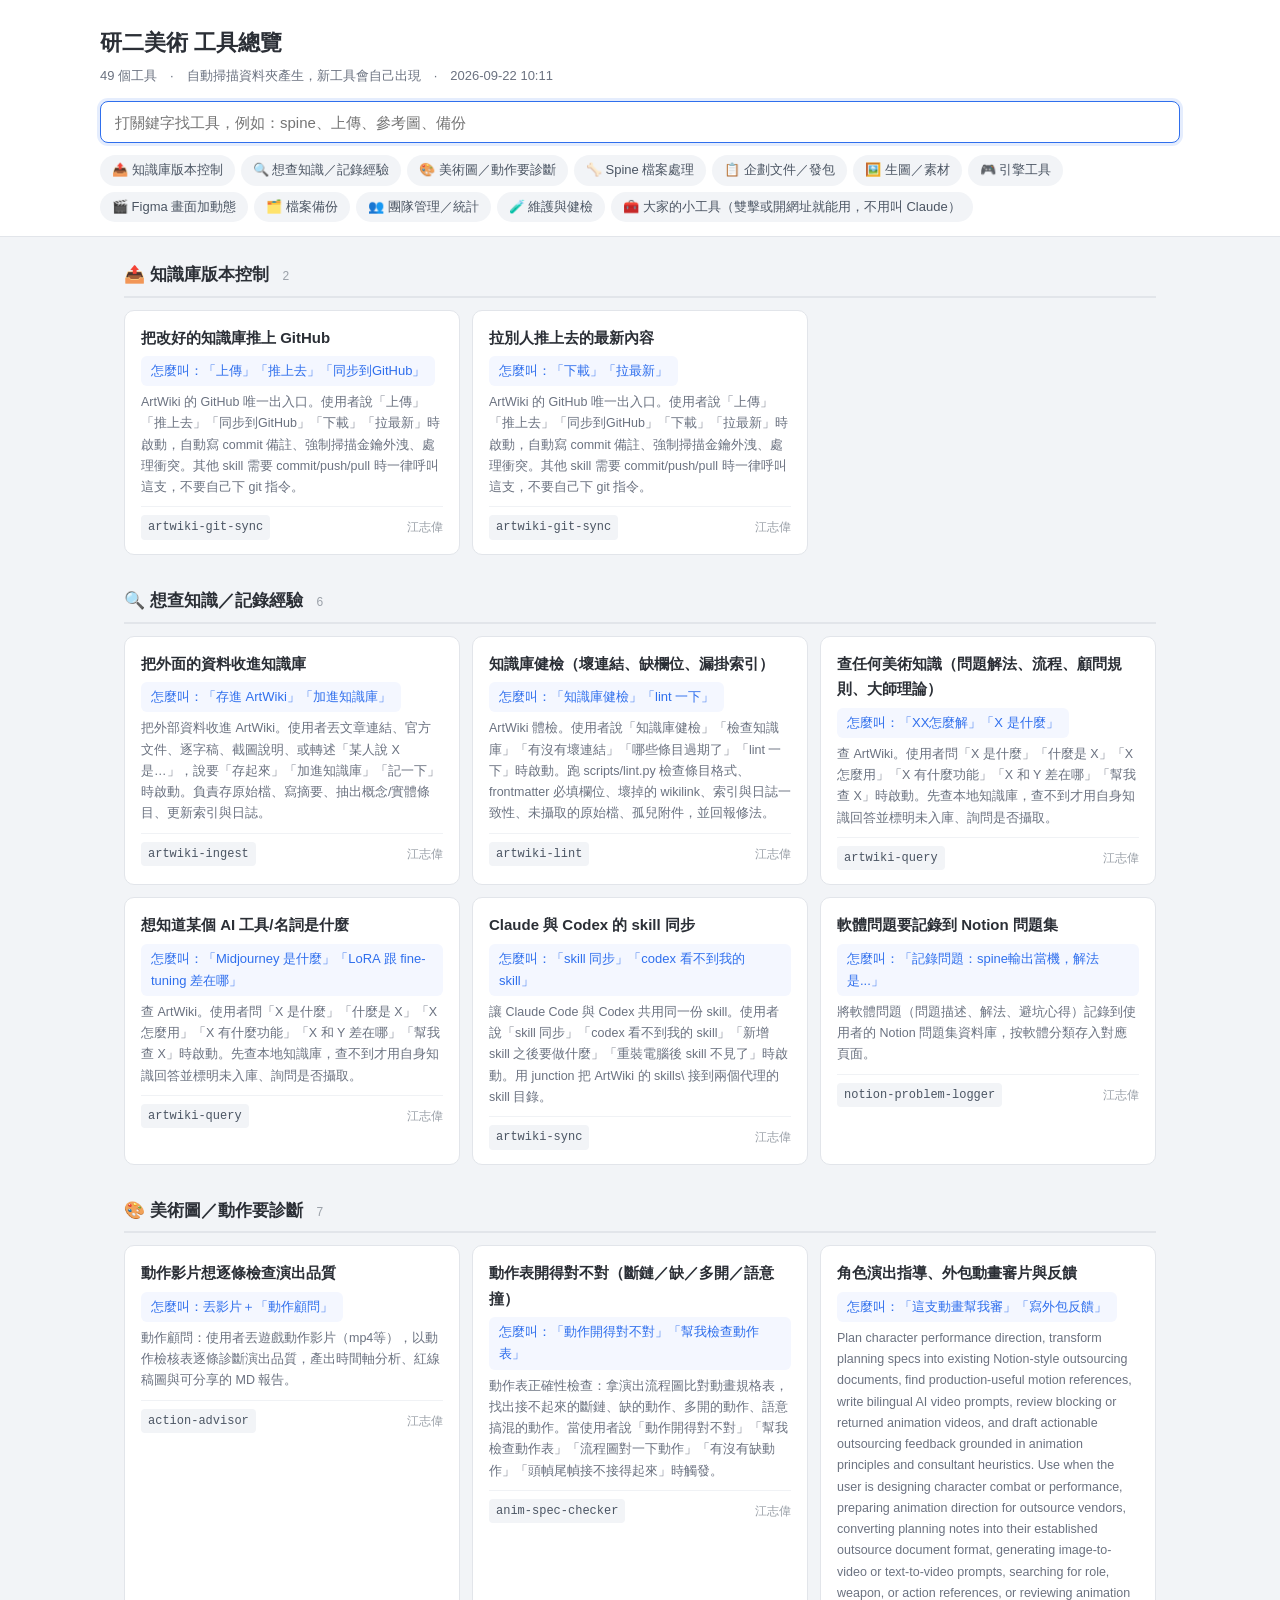
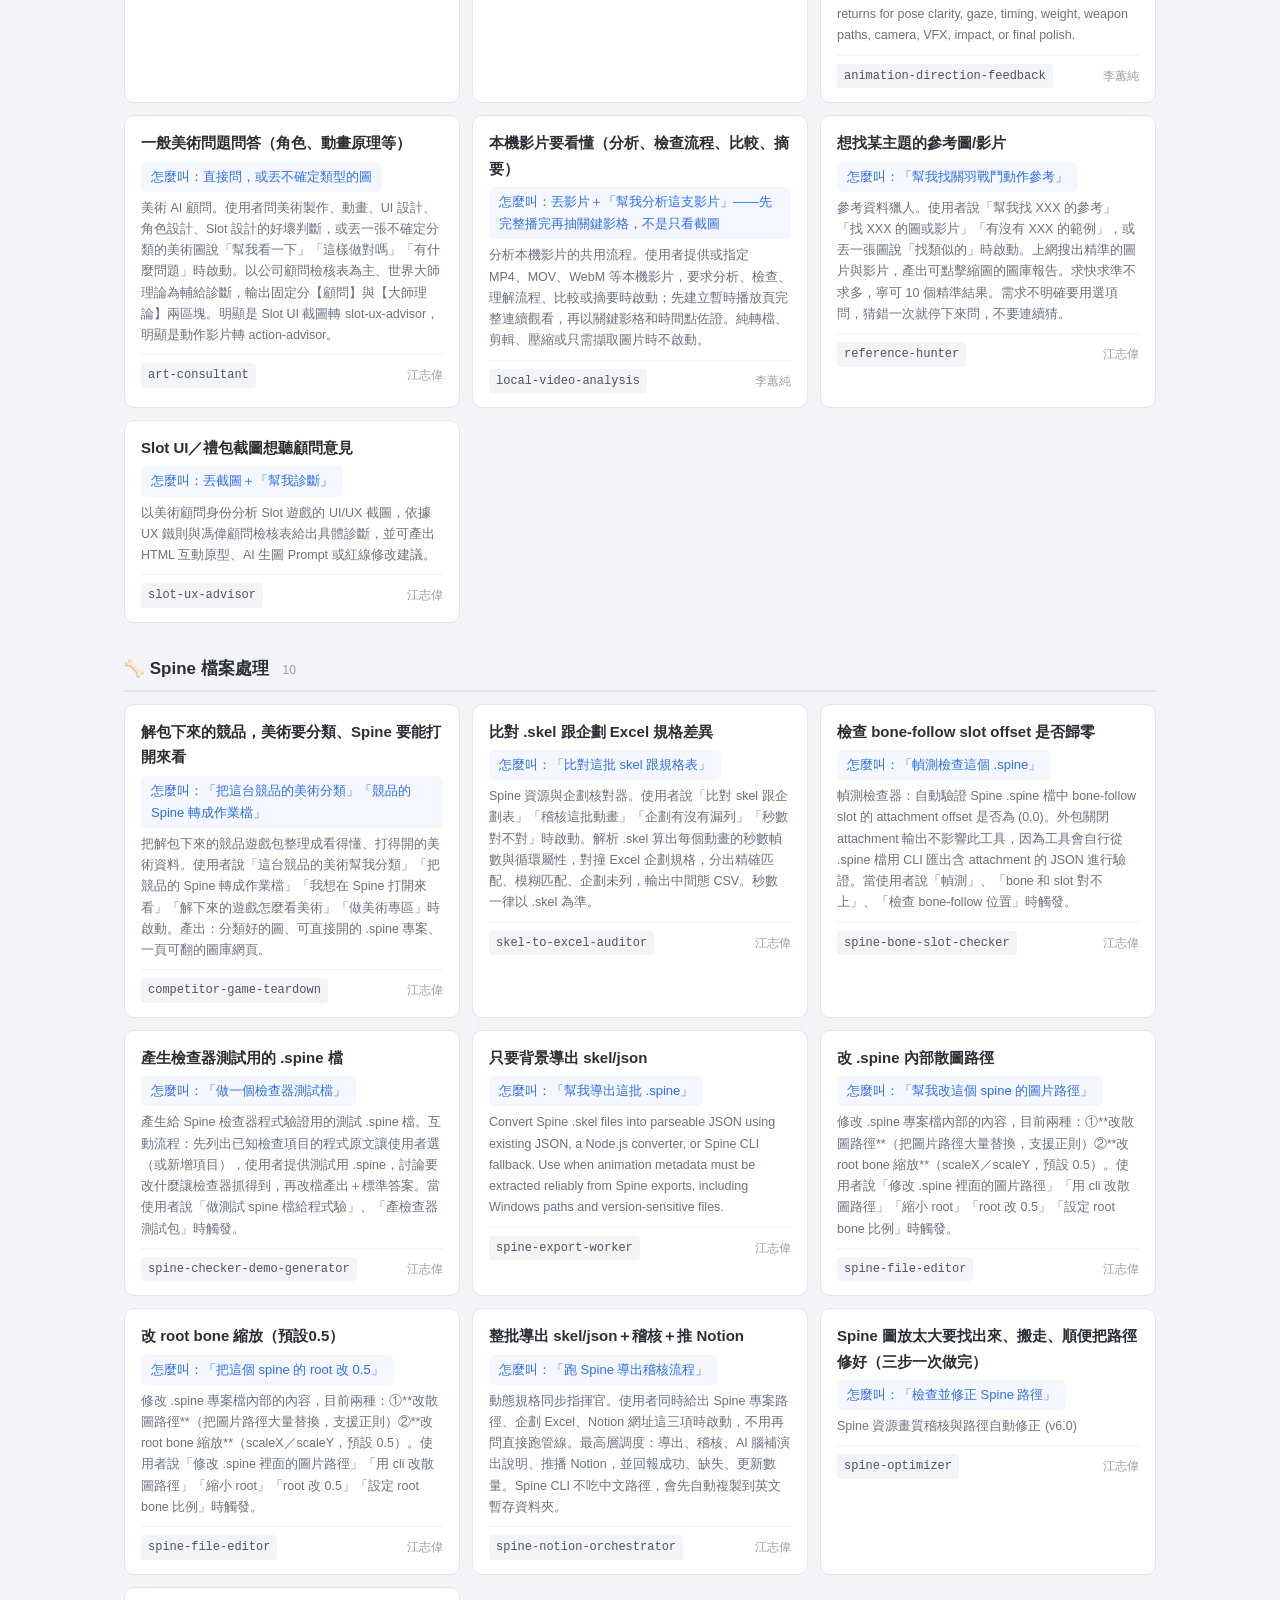
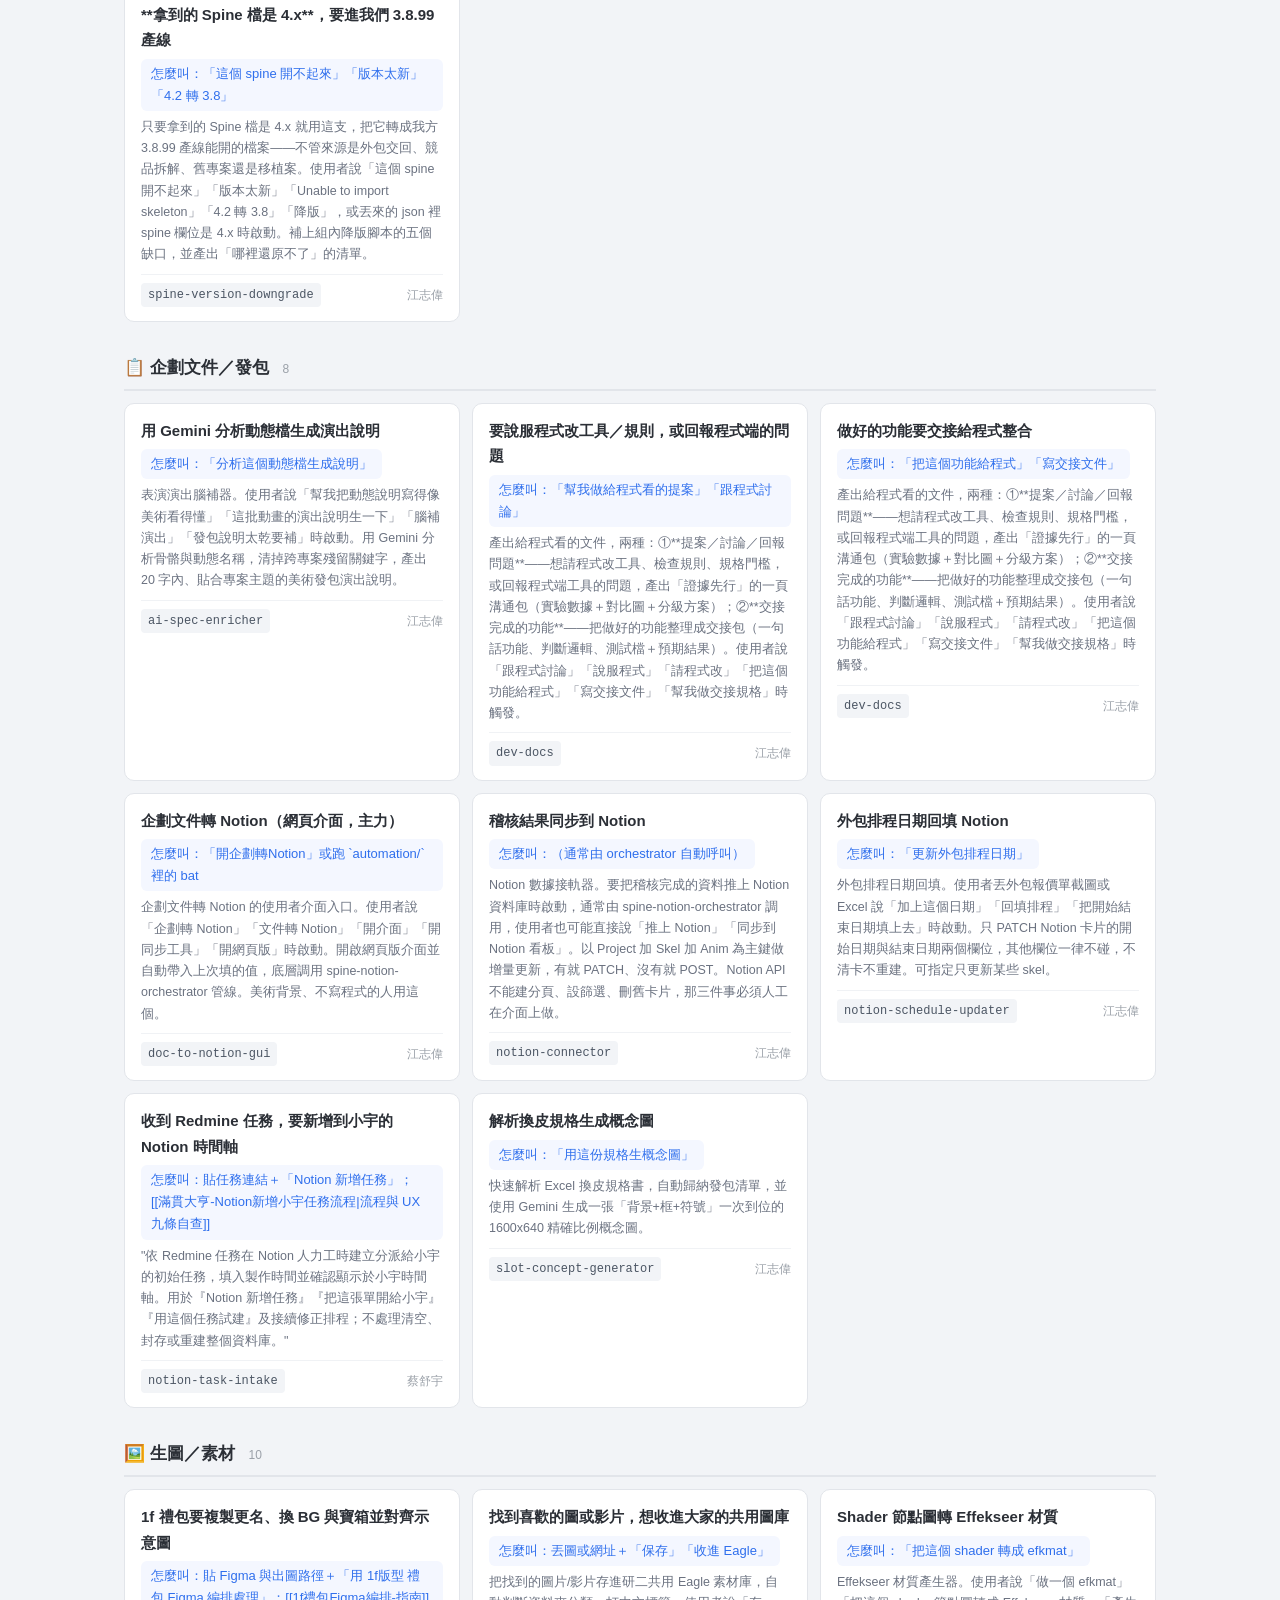
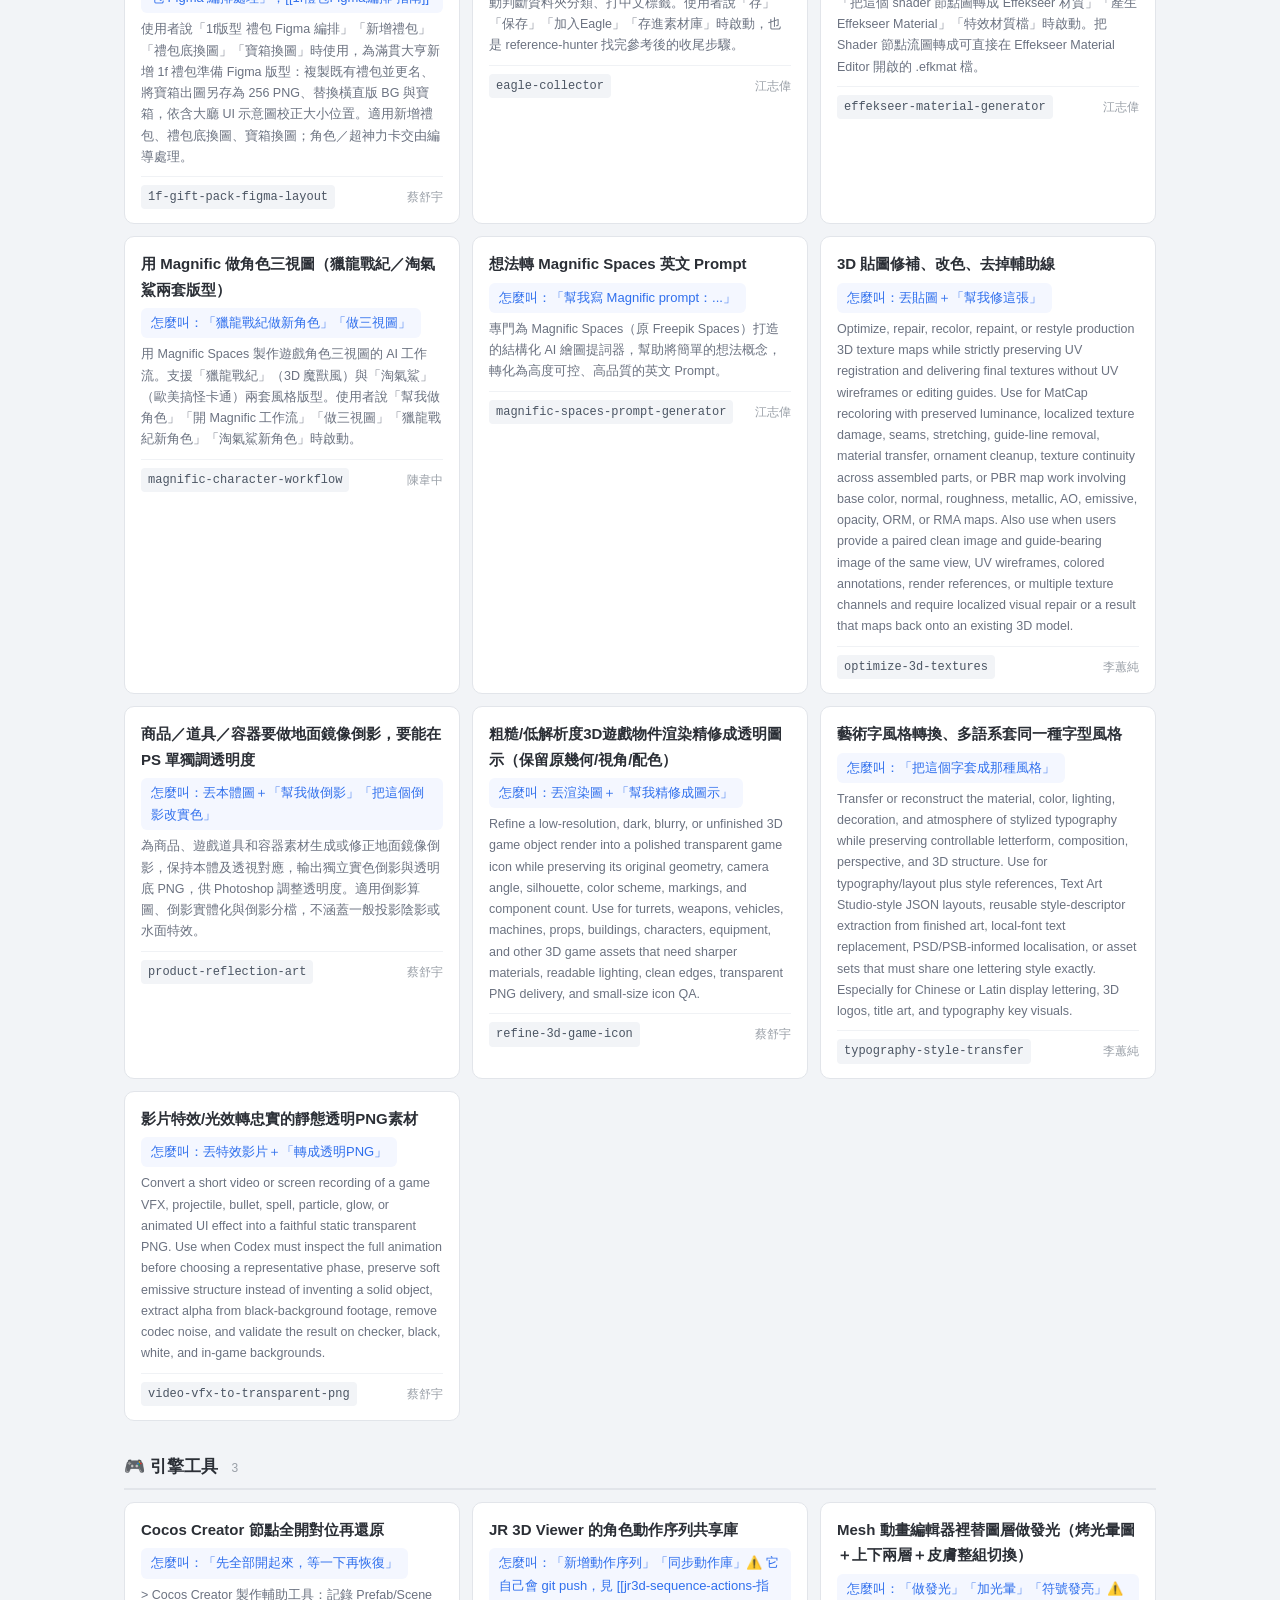
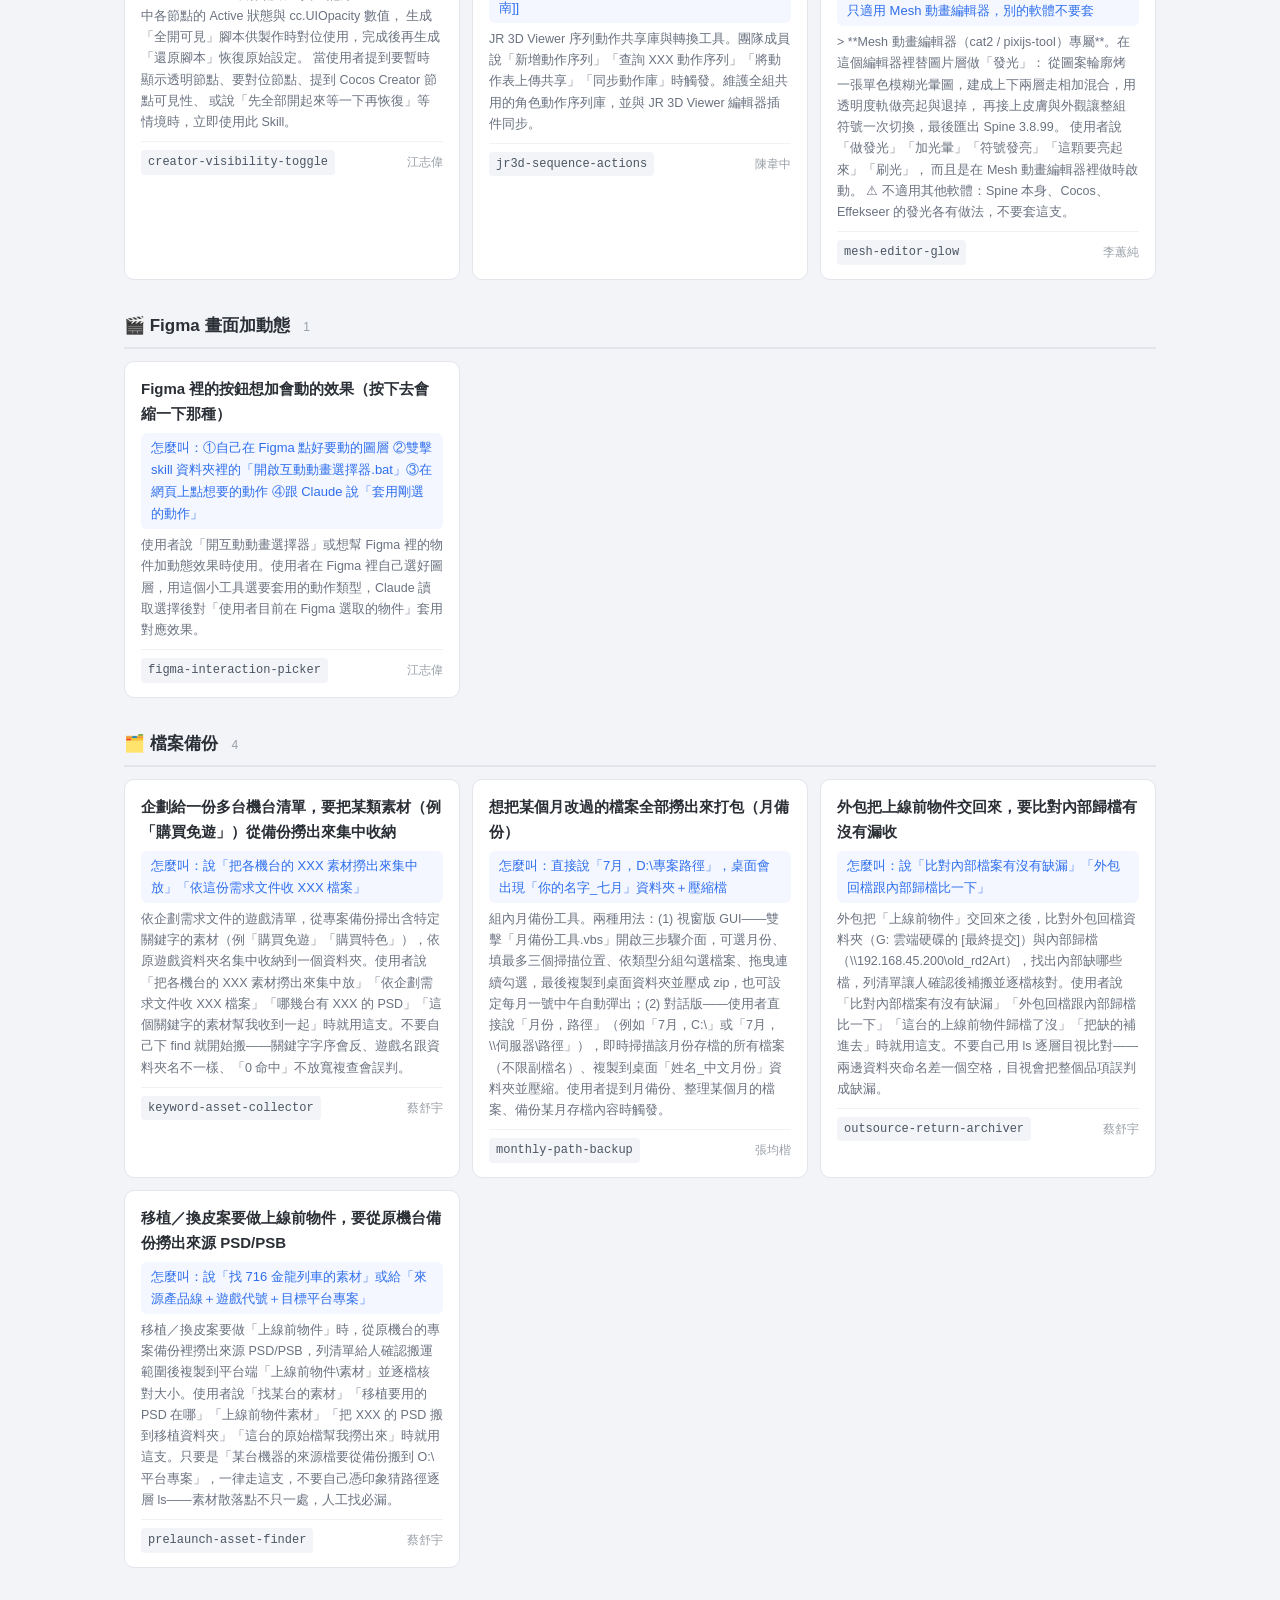
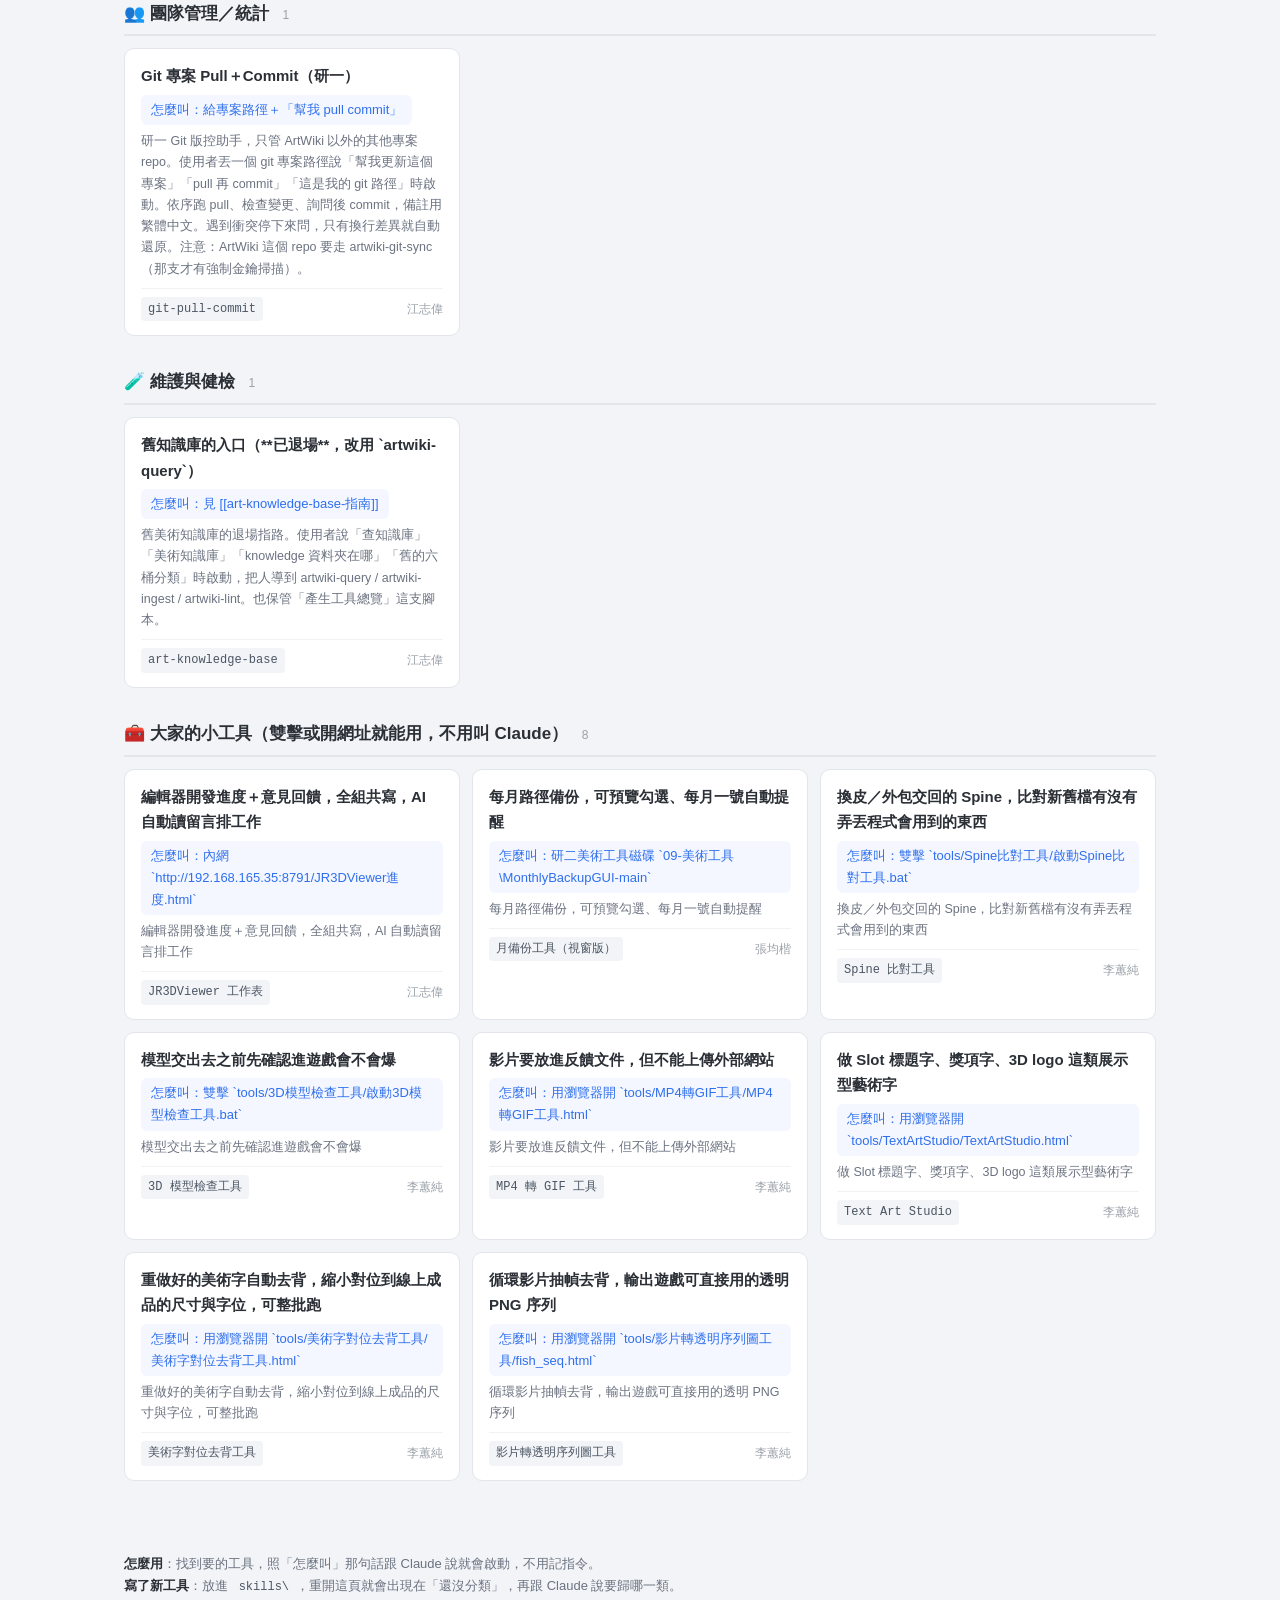
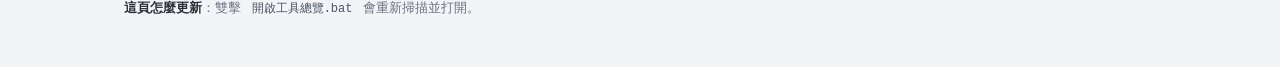
<file: Issue #04 (2026-W39)/工具總覽.html>
<!DOCTYPE html>
<html lang="zh-Hant"><head><meta charset="UTF-8">
<meta name="viewport" content="width=device-width,initial-scale=1">
<title>研二美術 工具總覽</title>
<style>
*{box-sizing:border-box}
body{font-family:"Microsoft JhengHei","微軟正黑體",sans-serif;background:#f2f4f7;color:#2b2f36;
     margin:0;padding:0;line-height:1.7}
.top{background:#fff;border-bottom:1px solid #e2e5ea;padding:1.5rem 1.5rem 0;position:sticky;top:0;z-index:10}
.inner{max-width:1080px;margin:0 auto}
h1{font-size:22px;font-weight:bold;margin:0}
.sub{font-size:13px;color:#6b7280;margin:4px 0 14px}
#q{width:100%;height:42px;font-size:15px;font-family:inherit;padding:0 14px;
   border:1px solid #c6cbd3;border-radius:8px;background:#fff}
#q:focus{outline:none;border-color:#2f6fed;box-shadow:0 0 0 3px rgba(47,111,237,.12)}
.nav{display:flex;flex-wrap:wrap;gap:6px;padding:12px 0 14px}
.nav a{font-size:13px;color:#4b5563;text-decoration:none;background:#f2f4f7;border-radius:999px;padding:4px 12px}
.nav a:hover{background:#e6ebf5;color:#2f6fed}
.nav a.alert{background:#fdeceb;color:#c73535}
main{max-width:1080px;margin:0 auto;padding:1.5rem}
section{margin-bottom:2rem}
h2{font-size:17px;font-weight:bold;margin:0 0 .75rem;padding-bottom:6px;border-bottom:2px solid #e2e5ea}
.n{font-size:12px;color:#9aa0a8;font-weight:normal;background:#f2f4f7;border-radius:999px;padding:1px 9px}
.grid{display:grid;grid-template-columns:repeat(auto-fill,minmax(320px,1fr));gap:12px}
.card{background:#fff;border:1px solid #e2e5ea;border-radius:10px;padding:14px 16px}
.card:hover{border-color:#2f6fed}
.when{font-size:15px;font-weight:bold;margin-bottom:6px}
.how{font-size:13px;color:#2f6fed;background:#f4f7ff;border-radius:6px;padding:4px 10px;
     display:inline-block;margin-bottom:6px}
.desc{font-size:12.5px;color:#6b7280;margin-bottom:8px}
.meta{display:flex;justify-content:space-between;align-items:center;gap:8px;
      border-top:1px solid #f0f2f5;padding-top:8px}
code{font-size:12px;color:#4b5563;background:#f2f4f7;border-radius:4px;padding:2px 7px}
.owner{font-size:12px;color:#9aa0a8}
.dim{color:#9aa0a8;font-weight:normal}
.new h2{border-color:#f5c6c2} .new .card{border-color:#f0d5d2;background:#fffbfa}
.ghost h2{border-color:#f0d5d2}
.note{font-size:13px;color:#6b7280;margin:0 0 .75rem}
.foot{max-width:1080px;margin:0 auto;padding:1rem 1.5rem 3rem;font-size:13px;color:#6b7280}
.foot b{color:#2b2f36}
.empty{display:none;text-align:center;color:#9aa0a8;padding:3rem;font-size:14px}
</style></head><body>
<div class="top"><div class="inner">
  <h1>研二美術 工具總覽</h1>
  <div class="sub">49 個工具　·　自動掃描資料夾產生，新工具會自己出現　·　2026-09-22 10:11</div>
  <input id="q" placeholder="打關鍵字找工具，例如：spine、上傳、參考圖、備份">
  <div class="nav"><a href="#c0">📤 知識庫版本控制</a><a href="#c1">🔍 想查知識／記錄經驗</a><a href="#c2">🎨 美術圖／動作要診斷</a><a href="#c3">🦴 Spine 檔案處理</a><a href="#c4">📋 企劃文件／發包</a><a href="#c5">🖼️ 生圖／素材</a><a href="#c6">🎮 引擎工具</a><a href="#c7">🎬 Figma 畫面加動態</a><a href="#c8">🗂️ 檔案備份</a><a href="#c9">👥 團隊管理／統計</a><a href="#c10">🧪 維護與健檢</a><a href="#c11">🧰 大家的小工具（雙擊或開網址就能用，不用叫 Claude）</a></div>
</div></div>
<main><section id="c0"><h2>📤 知識庫版本控制 <span class="n">2</span></h2><div class="grid"><div class="card" data-search="artwiki-git-sync 把改好的知識庫推上 GitHub 「上傳」「推上去」「同步到GitHub」 ArtWiki 的 GitHub 唯一出入口。使用者說「上傳」「推上去」「同步到GitHub」「下載」「拉最新」時啟動，自動寫 commit 備註、強制掃描金鑰外洩、處理衝突。其他 skill 需要 commit/push/pull 時一律呼叫這支，不要自己下 git 指令。"><div class="when">把改好的知識庫推上 GitHub</div><div class="how">怎麼叫：「上傳」「推上去」「同步到GitHub」</div><div class="desc">ArtWiki 的 GitHub 唯一出入口。使用者說「上傳」「推上去」「同步到GitHub」「下載」「拉最新」時啟動，自動寫 commit 備註、強制掃描金鑰外洩、處理衝突。其他 skill 需要 commit/push/pull 時一律呼叫這支，不要自己下 git 指令。</div><div class="meta"><code>artwiki-git-sync</code><span class="owner">江志偉</span></div></div><div class="card" data-search="artwiki-git-sync 拉別人推上去的最新內容 「下載」「拉最新」 ArtWiki 的 GitHub 唯一出入口。使用者說「上傳」「推上去」「同步到GitHub」「下載」「拉最新」時啟動，自動寫 commit 備註、強制掃描金鑰外洩、處理衝突。其他 skill 需要 commit/push/pull 時一律呼叫這支，不要自己下 git 指令。"><div class="when">拉別人推上去的最新內容</div><div class="how">怎麼叫：「下載」「拉最新」</div><div class="desc">ArtWiki 的 GitHub 唯一出入口。使用者說「上傳」「推上去」「同步到GitHub」「下載」「拉最新」時啟動，自動寫 commit 備註、強制掃描金鑰外洩、處理衝突。其他 skill 需要 commit/push/pull 時一律呼叫這支，不要自己下 git 指令。</div><div class="meta"><code>artwiki-git-sync</code><span class="owner">江志偉</span></div></div></div></section><section id="c1"><h2>🔍 想查知識／記錄經驗 <span class="n">6</span></h2><div class="grid"><div class="card" data-search="artwiki-ingest 把外面的資料收進知識庫 「存進 ArtWiki」「加進知識庫」 把外部資料收進 ArtWiki。使用者丟文章連結、官方文件、逐字稿、截圖說明、或轉述「某人說 X 是…」，說要「存起來」「加進知識庫」「記一下」時啟動。負責存原始檔、寫摘要、抽出概念/實體條目、更新索引與日誌。"><div class="when">把外面的資料收進知識庫</div><div class="how">怎麼叫：「存進 ArtWiki」「加進知識庫」</div><div class="desc">把外部資料收進 ArtWiki。使用者丟文章連結、官方文件、逐字稿、截圖說明、或轉述「某人說 X 是…」，說要「存起來」「加進知識庫」「記一下」時啟動。負責存原始檔、寫摘要、抽出概念/實體條目、更新索引與日誌。</div><div class="meta"><code>artwiki-ingest</code><span class="owner">江志偉</span></div></div><div class="card" data-search="artwiki-lint 知識庫健檢（壞連結、缺欄位、漏掛索引） 「知識庫健檢」「lint 一下」 ArtWiki 體檢。使用者說「知識庫健檢」「檢查知識庫」「有沒有壞連結」「哪些條目過期了」「lint 一下」時啟動。跑 scripts/lint.py 檢查條目格式、frontmatter 必填欄位、壞掉的 wikilink、索引與日誌一致性、未攝取的原始檔、孤兒附件，並回報修法。"><div class="when">知識庫健檢（壞連結、缺欄位、漏掛索引）</div><div class="how">怎麼叫：「知識庫健檢」「lint 一下」</div><div class="desc">ArtWiki 體檢。使用者說「知識庫健檢」「檢查知識庫」「有沒有壞連結」「哪些條目過期了」「lint 一下」時啟動。跑 scripts/lint.py 檢查條目格式、frontmatter 必填欄位、壞掉的 wikilink、索引與日誌一致性、未攝取的原始檔、孤兒附件，並回報修法。</div><div class="meta"><code>artwiki-lint</code><span class="owner">江志偉</span></div></div><div class="card" data-search="artwiki-query 查任何美術知識（問題解法、流程、顧問規則、大師理論） 「XX怎麼解」「X 是什麼」 查 ArtWiki。使用者問「X 是什麼」「什麼是 X」「X 怎麼用」「X 有什麼功能」「X 和 Y 差在哪」「幫我查 X」時啟動。先查本地知識庫，查不到才用自身知識回答並標明未入庫、詢問是否攝取。"><div class="when">查任何美術知識（問題解法、流程、顧問規則、大師理論）</div><div class="how">怎麼叫：「XX怎麼解」「X 是什麼」</div><div class="desc">查 ArtWiki。使用者問「X 是什麼」「什麼是 X」「X 怎麼用」「X 有什麼功能」「X 和 Y 差在哪」「幫我查 X」時啟動。先查本地知識庫，查不到才用自身知識回答並標明未入庫、詢問是否攝取。</div><div class="meta"><code>artwiki-query</code><span class="owner">江志偉</span></div></div><div class="card" data-search="artwiki-query 想知道某個 AI 工具/名詞是什麼 「Midjourney 是什麼」「LoRA 跟 fine-tuning 差在哪」 查 ArtWiki。使用者問「X 是什麼」「什麼是 X」「X 怎麼用」「X 有什麼功能」「X 和 Y 差在哪」「幫我查 X」時啟動。先查本地知識庫，查不到才用自身知識回答並標明未入庫、詢問是否攝取。"><div class="when">想知道某個 AI 工具/名詞是什麼</div><div class="how">怎麼叫：「Midjourney 是什麼」「LoRA 跟 fine-tuning 差在哪」</div><div class="desc">查 ArtWiki。使用者問「X 是什麼」「什麼是 X」「X 怎麼用」「X 有什麼功能」「X 和 Y 差在哪」「幫我查 X」時啟動。先查本地知識庫，查不到才用自身知識回答並標明未入庫、詢問是否攝取。</div><div class="meta"><code>artwiki-query</code><span class="owner">江志偉</span></div></div><div class="card" data-search="artwiki-sync Claude 與 Codex 的 skill 同步 「skill 同步」「codex 看不到我的 skill」 讓 Claude Code 與 Codex 共用同一份 skill。使用者說「skill 同步」「codex 看不到我的 skill」「新增 skill 之後要做什麼」「重裝電腦後 skill 不見了」時啟動。用 junction 把 ArtWiki 的 skills\ 接到兩個代理的 skill 目錄。"><div class="when">Claude 與 Codex 的 skill 同步</div><div class="how">怎麼叫：「skill 同步」「codex 看不到我的 skill」</div><div class="desc">讓 Claude Code 與 Codex 共用同一份 skill。使用者說「skill 同步」「codex 看不到我的 skill」「新增 skill 之後要做什麼」「重裝電腦後 skill 不見了」時啟動。用 junction 把 ArtWiki 的 skills\ 接到兩個代理的 skill 目錄。</div><div class="meta"><code>artwiki-sync</code><span class="owner">江志偉</span></div></div><div class="card" data-search="notion-problem-logger 軟體問題要記錄到 Notion 問題集 「記錄問題：spine輸出當機，解法是...」 將軟體問題（問題描述、解法、避坑心得）記錄到使用者的 Notion 問題集資料庫，按軟體分類存入對應頁面。"><div class="when">軟體問題要記錄到 Notion 問題集</div><div class="how">怎麼叫：「記錄問題：spine輸出當機，解法是...」</div><div class="desc">將軟體問題（問題描述、解法、避坑心得）記錄到使用者的 Notion 問題集資料庫，按軟體分類存入對應頁面。</div><div class="meta"><code>notion-problem-logger</code><span class="owner">江志偉</span></div></div></div></section><section id="c2"><h2>🎨 美術圖／動作要診斷 <span class="n">7</span></h2><div class="grid"><div class="card" data-search="action-advisor 動作影片想逐條檢查演出品質 丟影片＋「動作顧問」 動作顧問：使用者丟遊戲動作影片（mp4等），以動作檢核表逐條診斷演出品質，產出時間軸分析、紅線稿圖與可分享的 MD 報告。"><div class="when">動作影片想逐條檢查演出品質</div><div class="how">怎麼叫：丟影片＋「動作顧問」</div><div class="desc">動作顧問：使用者丟遊戲動作影片（mp4等），以動作檢核表逐條診斷演出品質，產出時間軸分析、紅線稿圖與可分享的 MD 報告。</div><div class="meta"><code>action-advisor</code><span class="owner">江志偉</span></div></div><div class="card" data-search="anim-spec-checker 動作表開得對不對（斷鏈／缺／多開／語意撞） 「動作開得對不對」「幫我檢查動作表」 動作表正確性檢查：拿演出流程圖比對動畫規格表，找出接不起來的斷鏈、缺的動作、多開的動作、語意搞混的動作。當使用者說「動作開得對不對」「幫我檢查動作表」「流程圖對一下動作」「有沒有缺動作」「頭幀尾幀接不接得起來」時觸發。"><div class="when">動作表開得對不對（斷鏈／缺／多開／語意撞）</div><div class="how">怎麼叫：「動作開得對不對」「幫我檢查動作表」</div><div class="desc">動作表正確性檢查：拿演出流程圖比對動畫規格表，找出接不起來的斷鏈、缺的動作、多開的動作、語意搞混的動作。當使用者說「動作開得對不對」「幫我檢查動作表」「流程圖對一下動作」「有沒有缺動作」「頭幀尾幀接不接得起來」時觸發。</div><div class="meta"><code>anim-spec-checker</code><span class="owner">江志偉</span></div></div><div class="card" data-search="animation-direction-feedback 角色演出指導、外包動畫審片與反饋 「這支動畫幫我審」「寫外包反饋」 Plan character performance direction, transform planning specs into existing Notion-style outsourcing documents, find production-useful motion references, write bilingual AI video prompts, review blocking or returned animation videos, and draft actionable outsourcing feedback grounded in animation principles and consultant heuristics. Use when the user is designing character combat or performance, preparing animation direction for outsource vendors, converting planning notes into their established outsource document format, generating image-to-video or text-to-video prompts, searching for role, weapon, or action references, or reviewing animation returns for pose clarity, gaze, timing, weight, weapon paths, camera, VFX, impact, or final polish."><div class="when">角色演出指導、外包動畫審片與反饋</div><div class="how">怎麼叫：「這支動畫幫我審」「寫外包反饋」</div><div class="desc">Plan character performance direction, transform planning specs into existing Notion-style outsourcing documents, find production-useful motion references, write bilingual AI video prompts, review blocking or returned animation videos, and draft actionable outsourcing feedback grounded in animation principles and consultant heuristics. Use when the user is designing character combat or performance, preparing animation direction for outsource vendors, converting planning notes into their established outsource document format, generating image-to-video or text-to-video prompts, searching for role, weapon, or action references, or reviewing animation returns for pose clarity, gaze, timing, weight, weapon paths, camera, VFX, impact, or final polish.</div><div class="meta"><code>animation-direction-feedback</code><span class="owner">李蕙純</span></div></div><div class="card" data-search="art-consultant 一般美術問題問答（角色、動畫原理等） 直接問，或丟不確定類型的圖 美術 AI 顧問。使用者問美術製作、動畫、UI 設計、角色設計、Slot 設計的好壞判斷，或丟一張不確定分類的美術圖說「幫我看一下」「這樣做對嗎」「有什麼問題」時啟動。以公司顧問檢核表為主、世界大師理論為輔給診斷，輸出固定分【顧問】與【大師理論】兩區塊。明顯是 Slot UI 截圖轉 slot-ux-advisor，明顯是動作影片轉 action-advisor。"><div class="when">一般美術問題問答（角色、動畫原理等）</div><div class="how">怎麼叫：直接問，或丟不確定類型的圖</div><div class="desc">美術 AI 顧問。使用者問美術製作、動畫、UI 設計、角色設計、Slot 設計的好壞判斷，或丟一張不確定分類的美術圖說「幫我看一下」「這樣做對嗎」「有什麼問題」時啟動。以公司顧問檢核表為主、世界大師理論為輔給診斷，輸出固定分【顧問】與【大師理論】兩區塊。明顯是 Slot UI 截圖轉 slot-ux-advisor，明顯是動作影片轉 action-advisor。</div><div class="meta"><code>art-consultant</code><span class="owner">江志偉</span></div></div><div class="card" data-search="local-video-analysis 本機影片要看懂（分析、檢查流程、比較、摘要） 丟影片＋「幫我分析這支影片」——先完整播完再抽關鍵影格，不是只看截圖 分析本機影片的共用流程。使用者提供或指定 MP4、MOV、WebM 等本機影片，要求分析、檢查、理解流程、比較或摘要時啟動；先建立暫時播放頁完整連續觀看，再以關鍵影格和時間點佐證。純轉檔、剪輯、壓縮或只需擷取圖片時不啟動。"><div class="when">本機影片要看懂（分析、檢查流程、比較、摘要）</div><div class="how">怎麼叫：丟影片＋「幫我分析這支影片」——先完整播完再抽關鍵影格，不是只看截圖</div><div class="desc">分析本機影片的共用流程。使用者提供或指定 MP4、MOV、WebM 等本機影片，要求分析、檢查、理解流程、比較或摘要時啟動；先建立暫時播放頁完整連續觀看，再以關鍵影格和時間點佐證。純轉檔、剪輯、壓縮或只需擷取圖片時不啟動。</div><div class="meta"><code>local-video-analysis</code><span class="owner">李蕙純</span></div></div><div class="card" data-search="reference-hunter 想找某主題的參考圖/影片 「幫我找關羽戰鬥動作參考」 參考資料獵人。使用者說「幫我找 XXX 的參考」「找 XXX 的圖或影片」「有沒有 XXX 的範例」，或丟一張圖說「找類似的」時啟動。上網搜出精準的圖片與影片，產出可點擊縮圖的圖庫報告。求快求準不求多，寧可 10 個精準結果。需求不明確要用選項問，猜錯一次就停下來問，不要連續猜。"><div class="when">想找某主題的參考圖/影片</div><div class="how">怎麼叫：「幫我找關羽戰鬥動作參考」</div><div class="desc">參考資料獵人。使用者說「幫我找 XXX 的參考」「找 XXX 的圖或影片」「有沒有 XXX 的範例」，或丟一張圖說「找類似的」時啟動。上網搜出精準的圖片與影片，產出可點擊縮圖的圖庫報告。求快求準不求多，寧可 10 個精準結果。需求不明確要用選項問，猜錯一次就停下來問，不要連續猜。</div><div class="meta"><code>reference-hunter</code><span class="owner">江志偉</span></div></div><div class="card" data-search="slot-ux-advisor Slot UI／禮包截圖想聽顧問意見 丟截圖＋「幫我診斷」 以美術顧問身份分析 Slot 遊戲的 UI/UX 截圖，依據 UX 鐵則與馮偉顧問檢核表給出具體診斷，並可產出 HTML 互動原型、AI 生圖 Prompt 或紅線修改建議。"><div class="when">Slot UI／禮包截圖想聽顧問意見</div><div class="how">怎麼叫：丟截圖＋「幫我診斷」</div><div class="desc">以美術顧問身份分析 Slot 遊戲的 UI/UX 截圖，依據 UX 鐵則與馮偉顧問檢核表給出具體診斷，並可產出 HTML 互動原型、AI 生圖 Prompt 或紅線修改建議。</div><div class="meta"><code>slot-ux-advisor</code><span class="owner">江志偉</span></div></div></div></section><section id="c3"><h2>🦴 Spine 檔案處理 <span class="n">10</span></h2><div class="grid"><div class="card" data-search="competitor-game-teardown 解包下來的競品，美術要分類、Spine 要能打開來看 「把這台競品的美術分類」「競品的 Spine 轉成作業檔」 把解包下來的競品遊戲包整理成看得懂、打得開的美術資料。使用者說「這台競品的美術幫我分類」「把競品的 Spine 轉成作業檔」「我想在 Spine 打開來看」「解下來的遊戲怎麼看美術」「做美術專區」時啟動。產出：分類好的圖、可直接開的 .spine 專案、一頁可翻的圖庫網頁。"><div class="when">解包下來的競品，美術要分類、Spine 要能打開來看</div><div class="how">怎麼叫：「把這台競品的美術分類」「競品的 Spine 轉成作業檔」</div><div class="desc">把解包下來的競品遊戲包整理成看得懂、打得開的美術資料。使用者說「這台競品的美術幫我分類」「把競品的 Spine 轉成作業檔」「我想在 Spine 打開來看」「解下來的遊戲怎麼看美術」「做美術專區」時啟動。產出：分類好的圖、可直接開的 .spine 專案、一頁可翻的圖庫網頁。</div><div class="meta"><code>competitor-game-teardown</code><span class="owner">江志偉</span></div></div><div class="card" data-search="skel-to-excel-auditor 比對 .skel 跟企劃 Excel 規格差異 「比對這批 skel 跟規格表」 Spine 資源與企劃核對器。使用者說「比對 skel 跟企劃表」「稽核這批動畫」「企劃有沒有漏列」「秒數對不對」時啟動。解析 .skel 算出每個動畫的秒數幀數與循環屬性，對撞 Excel 企劃規格，分出精確匹配、模糊匹配、企劃未列，輸出中間態 CSV。秒數一律以 .skel 為準。"><div class="when">比對 .skel 跟企劃 Excel 規格差異</div><div class="how">怎麼叫：「比對這批 skel 跟規格表」</div><div class="desc">Spine 資源與企劃核對器。使用者說「比對 skel 跟企劃表」「稽核這批動畫」「企劃有沒有漏列」「秒數對不對」時啟動。解析 .skel 算出每個動畫的秒數幀數與循環屬性，對撞 Excel 企劃規格，分出精確匹配、模糊匹配、企劃未列，輸出中間態 CSV。秒數一律以 .skel 為準。</div><div class="meta"><code>skel-to-excel-auditor</code><span class="owner">江志偉</span></div></div><div class="card" data-search="spine-bone-slot-checker 檢查 bone-follow slot offset 是否歸零 「幀測檢查這個 .spine」 幀測檢查器：自動驗證 Spine .spine 檔中 bone-follow slot 的 attachment offset 是否為 (0,0)。外包關閉 attachment 輸出不影響此工具，因為工具會自行從 .spine 檔用 CLI 匯出含 attachment 的 JSON 進行驗證。當使用者說「幀測」、「bone 和 slot 對不上」、「檢查 bone-follow 位置」時觸發。"><div class="when">檢查 bone-follow slot offset 是否歸零</div><div class="how">怎麼叫：「幀測檢查這個 .spine」</div><div class="desc">幀測檢查器：自動驗證 Spine .spine 檔中 bone-follow slot 的 attachment offset 是否為 (0,0)。外包關閉 attachment 輸出不影響此工具，因為工具會自行從 .spine 檔用 CLI 匯出含 attachment 的 JSON 進行驗證。當使用者說「幀測」、「bone 和 slot 對不上」、「檢查 bone-follow 位置」時觸發。</div><div class="meta"><code>spine-bone-slot-checker</code><span class="owner">江志偉</span></div></div><div class="card" data-search="spine-checker-demo-generator 產生檢查器測試用的 .spine 檔 「做一個檢查器測試檔」 產生給 Spine 檢查器程式驗證用的測試 .spine 檔。互動流程：先列出已知檢查項目的程式原文讓使用者選（或新增項目），使用者提供測試用 .spine，討論要改什麼讓檢查器抓得到，再改檔產出＋標準答案。當使用者說「做測試 spine 檔給程式驗」、「產檢查器測試包」時觸發。"><div class="when">產生檢查器測試用的 .spine 檔</div><div class="how">怎麼叫：「做一個檢查器測試檔」</div><div class="desc">產生給 Spine 檢查器程式驗證用的測試 .spine 檔。互動流程：先列出已知檢查項目的程式原文讓使用者選（或新增項目），使用者提供測試用 .spine，討論要改什麼讓檢查器抓得到，再改檔產出＋標準答案。當使用者說「做測試 spine 檔給程式驗」、「產檢查器測試包」時觸發。</div><div class="meta"><code>spine-checker-demo-generator</code><span class="owner">江志偉</span></div></div><div class="card" data-search="spine-export-worker 只要背景導出 skel/json 「幫我導出這批 .spine」 Convert Spine .skel files into parseable JSON using existing JSON, a Node.js converter, or Spine CLI fallback. Use when animation metadata must be extracted reliably from Spine exports, including Windows paths and version-sensitive files."><div class="when">只要背景導出 skel/json</div><div class="how">怎麼叫：「幫我導出這批 .spine」</div><div class="desc">Convert Spine .skel files into parseable JSON using existing JSON, a Node.js converter, or Spine CLI fallback. Use when animation metadata must be extracted reliably from Spine exports, including Windows paths and version-sensitive files.</div><div class="meta"><code>spine-export-worker</code><span class="owner">江志偉</span></div></div><div class="card" data-search="spine-file-editor 改 .spine 內部散圖路徑 「幫我改這個 spine 的圖片路徑」 修改 .spine 專案檔內部的內容，目前兩種：①**改散圖路徑**（把圖片路徑大量替換，支援正則）②**改 root bone 縮放**（scaleX／scaleY，預設 0.5）。使用者說「修改 .spine 裡面的圖片路徑」「用 cli 改散圖路徑」「縮小 root」「root 改 0.5」「設定 root bone 比例」時觸發。"><div class="when">改 .spine 內部散圖路徑</div><div class="how">怎麼叫：「幫我改這個 spine 的圖片路徑」</div><div class="desc">修改 .spine 專案檔內部的內容，目前兩種：①**改散圖路徑**（把圖片路徑大量替換，支援正則）②**改 root bone 縮放**（scaleX／scaleY，預設 0.5）。使用者說「修改 .spine 裡面的圖片路徑」「用 cli 改散圖路徑」「縮小 root」「root 改 0.5」「設定 root bone 比例」時觸發。</div><div class="meta"><code>spine-file-editor</code><span class="owner">江志偉</span></div></div><div class="card" data-search="spine-file-editor 改 root bone 縮放（預設0.5） 「把這個 spine 的 root 改 0.5」 修改 .spine 專案檔內部的內容，目前兩種：①**改散圖路徑**（把圖片路徑大量替換，支援正則）②**改 root bone 縮放**（scaleX／scaleY，預設 0.5）。使用者說「修改 .spine 裡面的圖片路徑」「用 cli 改散圖路徑」「縮小 root」「root 改 0.5」「設定 root bone 比例」時觸發。"><div class="when">改 root bone 縮放（預設0.5）</div><div class="how">怎麼叫：「把這個 spine 的 root 改 0.5」</div><div class="desc">修改 .spine 專案檔內部的內容，目前兩種：①**改散圖路徑**（把圖片路徑大量替換，支援正則）②**改 root bone 縮放**（scaleX／scaleY，預設 0.5）。使用者說「修改 .spine 裡面的圖片路徑」「用 cli 改散圖路徑」「縮小 root」「root 改 0.5」「設定 root bone 比例」時觸發。</div><div class="meta"><code>spine-file-editor</code><span class="owner">江志偉</span></div></div><div class="card" data-search="spine-notion-orchestrator 整批導出 skel/json＋稽核＋推 Notion 「跑 Spine 導出稽核流程」 動態規格同步指揮官。使用者同時給出 Spine 專案路徑、企劃 Excel、Notion 網址這三項時啟動，不用再問直接跑管線。最高層調度：導出、稽核、AI 腦補演出說明、推播 Notion，並回報成功、缺失、更新數量。Spine CLI 不吃中文路徑，會先自動複製到英文暫存資料夾。"><div class="when">整批導出 skel/json＋稽核＋推 Notion</div><div class="how">怎麼叫：「跑 Spine 導出稽核流程」</div><div class="desc">動態規格同步指揮官。使用者同時給出 Spine 專案路徑、企劃 Excel、Notion 網址這三項時啟動，不用再問直接跑管線。最高層調度：導出、稽核、AI 腦補演出說明、推播 Notion，並回報成功、缺失、更新數量。Spine CLI 不吃中文路徑，會先自動複製到英文暫存資料夾。</div><div class="meta"><code>spine-notion-orchestrator</code><span class="owner">江志偉</span></div></div><div class="card" data-search="spine-optimizer Spine 圖放太大要找出來、搬走、順便把路徑修好（三步一次做完） 「檢查並修正 Spine 路徑」 Spine 資源畫質稽核與路徑自動修正 (v6.0)"><div class="when">Spine 圖放太大要找出來、搬走、順便把路徑修好（三步一次做完）</div><div class="how">怎麼叫：「檢查並修正 Spine 路徑」</div><div class="desc">Spine 資源畫質稽核與路徑自動修正 (v6.0)</div><div class="meta"><code>spine-optimizer</code><span class="owner">江志偉</span></div></div><div class="card" data-search="spine-version-downgrade **拿到的 Spine 檔是 4.x**，要進我們 3.8.99 產線 「這個 spine 開不起來」「版本太新」「4.2 轉 3.8」 只要拿到的 Spine 檔是 4.x 就用這支，把它轉成我方 3.8.99 產線能開的檔案——不管來源是外包交回、競品拆解、舊專案還是移植案。使用者說「這個 spine 開不起來」「版本太新」「Unable to import skeleton」「4.2 轉 3.8」「降版」，或丟來的 json 裡 spine 欄位是 4.x 時啟動。補上組內降版腳本的五個缺口，並產出「哪裡還原不了」的清單。"><div class="when">**拿到的 Spine 檔是 4.x**，要進我們 3.8.99 產線</div><div class="how">怎麼叫：「這個 spine 開不起來」「版本太新」「4.2 轉 3.8」</div><div class="desc">只要拿到的 Spine 檔是 4.x 就用這支，把它轉成我方 3.8.99 產線能開的檔案——不管來源是外包交回、競品拆解、舊專案還是移植案。使用者說「這個 spine 開不起來」「版本太新」「Unable to import skeleton」「4.2 轉 3.8」「降版」，或丟來的 json 裡 spine 欄位是 4.x 時啟動。補上組內降版腳本的五個缺口，並產出「哪裡還原不了」的清單。</div><div class="meta"><code>spine-version-downgrade</code><span class="owner">江志偉</span></div></div></div></section><section id="c4"><h2>📋 企劃文件／發包 <span class="n">8</span></h2><div class="grid"><div class="card" data-search="ai-spec-enricher 用 Gemini 分析動態檔生成演出說明 「分析這個動態檔生成說明」 表演演出腦補器。使用者說「幫我把動態說明寫得像美術看得懂」「這批動畫的演出說明生一下」「腦補演出」「發包說明太乾要補」時啟動。用 Gemini 分析骨骼與動態名稱，清掉跨專案殘留關鍵字，產出 20 字內、貼合專案主題的美術發包演出說明。"><div class="when">用 Gemini 分析動態檔生成演出說明</div><div class="how">怎麼叫：「分析這個動態檔生成說明」</div><div class="desc">表演演出腦補器。使用者說「幫我把動態說明寫得像美術看得懂」「這批動畫的演出說明生一下」「腦補演出」「發包說明太乾要補」時啟動。用 Gemini 分析骨骼與動態名稱，清掉跨專案殘留關鍵字，產出 20 字內、貼合專案主題的美術發包演出說明。</div><div class="meta"><code>ai-spec-enricher</code><span class="owner">江志偉</span></div></div><div class="card" data-search="dev-docs 要說服程式改工具／規則，或回報程式端的問題 「幫我做給程式看的提案」「跟程式討論」 產出給程式看的文件，兩種：①**提案／討論／回報問題**——想請程式改工具、檢查規則、規格門檻，或回報程式端工具的問題，產出「證據先行」的一頁溝通包（實驗數據＋對比圖＋分級方案）；②**交接完成的功能**——把做好的功能整理成交接包（一句話功能、判斷邏輯、測試檔＋預期結果）。使用者說「跟程式討論」「說服程式」「請程式改」「把這個功能給程式」「寫交接文件」「幫我做交接規格」時觸發。"><div class="when">要說服程式改工具／規則，或回報程式端的問題</div><div class="how">怎麼叫：「幫我做給程式看的提案」「跟程式討論」</div><div class="desc">產出給程式看的文件，兩種：①**提案／討論／回報問題**——想請程式改工具、檢查規則、規格門檻，或回報程式端工具的問題，產出「證據先行」的一頁溝通包（實驗數據＋對比圖＋分級方案）；②**交接完成的功能**——把做好的功能整理成交接包（一句話功能、判斷邏輯、測試檔＋預期結果）。使用者說「跟程式討論」「說服程式」「請程式改」「把這個功能給程式」「寫交接文件」「幫我做交接規格」時觸發。</div><div class="meta"><code>dev-docs</code><span class="owner">江志偉</span></div></div><div class="card" data-search="dev-docs 做好的功能要交接給程式整合 「把這個功能給程式」「寫交接文件」 產出給程式看的文件，兩種：①**提案／討論／回報問題**——想請程式改工具、檢查規則、規格門檻，或回報程式端工具的問題，產出「證據先行」的一頁溝通包（實驗數據＋對比圖＋分級方案）；②**交接完成的功能**——把做好的功能整理成交接包（一句話功能、判斷邏輯、測試檔＋預期結果）。使用者說「跟程式討論」「說服程式」「請程式改」「把這個功能給程式」「寫交接文件」「幫我做交接規格」時觸發。"><div class="when">做好的功能要交接給程式整合</div><div class="how">怎麼叫：「把這個功能給程式」「寫交接文件」</div><div class="desc">產出給程式看的文件，兩種：①**提案／討論／回報問題**——想請程式改工具、檢查規則、規格門檻，或回報程式端工具的問題，產出「證據先行」的一頁溝通包（實驗數據＋對比圖＋分級方案）；②**交接完成的功能**——把做好的功能整理成交接包（一句話功能、判斷邏輯、測試檔＋預期結果）。使用者說「跟程式討論」「說服程式」「請程式改」「把這個功能給程式」「寫交接文件」「幫我做交接規格」時觸發。</div><div class="meta"><code>dev-docs</code><span class="owner">江志偉</span></div></div><div class="card" data-search="doc-to-notion-gui 企劃文件轉 Notion（網頁介面，主力） 「開企劃轉Notion」或跑 `automation/` 裡的 bat 企劃文件轉 Notion 的使用者介面入口。使用者說「企劃轉 Notion」「文件轉 Notion」「開介面」「開同步工具」「開網頁版」時啟動。開啟網頁版介面並自動帶入上次填的值，底層調用 spine-notion-orchestrator 管線。美術背景、不寫程式的人用這個。"><div class="when">企劃文件轉 Notion（網頁介面，主力）</div><div class="how">怎麼叫：「開企劃轉Notion」或跑 `automation/` 裡的 bat</div><div class="desc">企劃文件轉 Notion 的使用者介面入口。使用者說「企劃轉 Notion」「文件轉 Notion」「開介面」「開同步工具」「開網頁版」時啟動。開啟網頁版介面並自動帶入上次填的值，底層調用 spine-notion-orchestrator 管線。美術背景、不寫程式的人用這個。</div><div class="meta"><code>doc-to-notion-gui</code><span class="owner">江志偉</span></div></div><div class="card" data-search="notion-connector 稽核結果同步到 Notion （通常由 orchestrator 自動呼叫） Notion 數據接軌器。要把稽核完成的資料推上 Notion 資料庫時啟動，通常由 spine-notion-orchestrator 調用，使用者也可能直接說「推上 Notion」「同步到 Notion 看板」。以 Project 加 Skel 加 Anim 為主鍵做增量更新，有就 PATCH、沒有就 POST。Notion API 不能建分頁、設篩選、刪舊卡片，那三件事必須人工在介面上做。"><div class="when">稽核結果同步到 Notion</div><div class="how">怎麼叫：（通常由 orchestrator 自動呼叫）</div><div class="desc">Notion 數據接軌器。要把稽核完成的資料推上 Notion 資料庫時啟動，通常由 spine-notion-orchestrator 調用，使用者也可能直接說「推上 Notion」「同步到 Notion 看板」。以 Project 加 Skel 加 Anim 為主鍵做增量更新，有就 PATCH、沒有就 POST。Notion API 不能建分頁、設篩選、刪舊卡片，那三件事必須人工在介面上做。</div><div class="meta"><code>notion-connector</code><span class="owner">江志偉</span></div></div><div class="card" data-search="notion-schedule-updater 外包排程日期回填 Notion 「更新外包排程日期」 外包排程日期回填。使用者丟外包報價單截圖或 Excel 說「加上這個日期」「回填排程」「把開始結束日期填上去」時啟動。只 PATCH Notion 卡片的開始日期與結束日期兩個欄位，其他欄位一律不碰，不清卡不重建。可指定只更新某些 skel。"><div class="when">外包排程日期回填 Notion</div><div class="how">怎麼叫：「更新外包排程日期」</div><div class="desc">外包排程日期回填。使用者丟外包報價單截圖或 Excel 說「加上這個日期」「回填排程」「把開始結束日期填上去」時啟動。只 PATCH Notion 卡片的開始日期與結束日期兩個欄位，其他欄位一律不碰，不清卡不重建。可指定只更新某些 skel。</div><div class="meta"><code>notion-schedule-updater</code><span class="owner">江志偉</span></div></div><div class="card" data-search="notion-task-intake 收到 Redmine 任務，要新增到小宇的 Notion 時間軸 貼任務連結＋「Notion 新增任務」；[[滿貫大亨-Notion新增小宇任務流程|流程與 UX 九條自查]] &quot;依 Redmine 任務在 Notion 人力工時建立分派給小宇的初始任務，填入製作時間並確認顯示於小宇時間軸。用於『Notion 新增任務』『把這張單開給小宇』『用這個任務試建』及接續修正排程；不處理清空、封存或重建整個資料庫。&quot;"><div class="when">收到 Redmine 任務，要新增到小宇的 Notion 時間軸</div><div class="how">怎麼叫：貼任務連結＋「Notion 新增任務」；[[滿貫大亨-Notion新增小宇任務流程|流程與 UX 九條自查]]</div><div class="desc">&quot;依 Redmine 任務在 Notion 人力工時建立分派給小宇的初始任務，填入製作時間並確認顯示於小宇時間軸。用於『Notion 新增任務』『把這張單開給小宇』『用這個任務試建』及接續修正排程；不處理清空、封存或重建整個資料庫。&quot;</div><div class="meta"><code>notion-task-intake</code><span class="owner">蔡舒宇</span></div></div><div class="card" data-search="slot-concept-generator 解析換皮規格生成概念圖 「用這份規格生概念圖」 快速解析 Excel 換皮規格書，自動歸納發包清單，並使用 Gemini 生成一張「背景+框+符號」一次到位的 1600x640 精確比例概念圖。"><div class="when">解析換皮規格生成概念圖</div><div class="how">怎麼叫：「用這份規格生概念圖」</div><div class="desc">快速解析 Excel 換皮規格書，自動歸納發包清單，並使用 Gemini 生成一張「背景+框+符號」一次到位的 1600x640 精確比例概念圖。</div><div class="meta"><code>slot-concept-generator</code><span class="owner">江志偉</span></div></div></div></section><section id="c5"><h2>🖼️ 生圖／素材 <span class="n">10</span></h2><div class="grid"><div class="card" data-search="1f-gift-pack-figma-layout 1f 禮包要複製更名、換 BG 與寶箱並對齊示意圖 貼 Figma 與出圖路徑＋「用 1f版型 禮包 Figma 編排處理」；[[1f禮包Figma編排-指南]] 使用者說「1f版型 禮包 Figma 編排」「新增禮包」「禮包底換圖」「寶箱換圖」時使用，為滿貫大亨新增 1f 禮包準備 Figma 版型：複製既有禮包並更名、將寶箱出圖另存為 256 PNG、替換橫直版 BG 與寶箱，依含大廳 UI 示意圖校正大小位置。適用新增禮包、禮包底換圖、寶箱換圖；角色／超神力卡交由編導處理。"><div class="when">1f 禮包要複製更名、換 BG 與寶箱並對齊示意圖</div><div class="how">怎麼叫：貼 Figma 與出圖路徑＋「用 1f版型 禮包 Figma 編排處理」；[[1f禮包Figma編排-指南]]</div><div class="desc">使用者說「1f版型 禮包 Figma 編排」「新增禮包」「禮包底換圖」「寶箱換圖」時使用，為滿貫大亨新增 1f 禮包準備 Figma 版型：複製既有禮包並更名、將寶箱出圖另存為 256 PNG、替換橫直版 BG 與寶箱，依含大廳 UI 示意圖校正大小位置。適用新增禮包、禮包底換圖、寶箱換圖；角色／超神力卡交由編導處理。</div><div class="meta"><code>1f-gift-pack-figma-layout</code><span class="owner">蔡舒宇</span></div></div><div class="card" data-search="eagle-collector 找到喜歡的圖或影片，想收進大家的共用圖庫 丟圖或網址＋「保存」「收進 Eagle」 把找到的圖片/影片存進研二共用 Eagle 素材庫，自動判斷資料夾分類、打中文標籤。使用者說「存」「保存」「加入Eagle」「存進素材庫」時啟動，也是 reference-hunter 找完參考後的收尾步驟。"><div class="when">找到喜歡的圖或影片，想收進大家的共用圖庫</div><div class="how">怎麼叫：丟圖或網址＋「保存」「收進 Eagle」</div><div class="desc">把找到的圖片/影片存進研二共用 Eagle 素材庫，自動判斷資料夾分類、打中文標籤。使用者說「存」「保存」「加入Eagle」「存進素材庫」時啟動，也是 reference-hunter 找完參考後的收尾步驟。</div><div class="meta"><code>eagle-collector</code><span class="owner">江志偉</span></div></div><div class="card" data-search="effekseer-material-generator Shader 節點圖轉 Effekseer 材質 「把這個 shader 轉成 efkmat」 Effekseer 材質產生器。使用者說「做一個 efkmat」「把這個 shader 節點圖轉成 Effekseer 材質」「產生 Effekseer Material」「特效材質檔」時啟動。把 Shader 節點流圖轉成可直接在 Effekseer Material Editor 開啟的 .efkmat 檔。"><div class="when">Shader 節點圖轉 Effekseer 材質</div><div class="how">怎麼叫：「把這個 shader 轉成 efkmat」</div><div class="desc">Effekseer 材質產生器。使用者說「做一個 efkmat」「把這個 shader 節點圖轉成 Effekseer 材質」「產生 Effekseer Material」「特效材質檔」時啟動。把 Shader 節點流圖轉成可直接在 Effekseer Material Editor 開啟的 .efkmat 檔。</div><div class="meta"><code>effekseer-material-generator</code><span class="owner">江志偉</span></div></div><div class="card" data-search="magnific-character-workflow 用 Magnific 做角色三視圖（獵龍戰紀／淘氣鯊兩套版型） 「獵龍戰紀做新角色」「做三視圖」 用 Magnific Spaces 製作遊戲角色三視圖的 AI 工作流。支援「獵龍戰紀」（3D 魔獸風）與「淘氣鯊」（歐美搞怪卡通）兩套風格版型。使用者說「幫我做角色」「開 Magnific 工作流」「做三視圖」「獵龍戰紀新角色」「淘氣鯊新角色」時啟動。"><div class="when">用 Magnific 做角色三視圖（獵龍戰紀／淘氣鯊兩套版型）</div><div class="how">怎麼叫：「獵龍戰紀做新角色」「做三視圖」</div><div class="desc">用 Magnific Spaces 製作遊戲角色三視圖的 AI 工作流。支援「獵龍戰紀」（3D 魔獸風）與「淘氣鯊」（歐美搞怪卡通）兩套風格版型。使用者說「幫我做角色」「開 Magnific 工作流」「做三視圖」「獵龍戰紀新角色」「淘氣鯊新角色」時啟動。</div><div class="meta"><code>magnific-character-workflow</code><span class="owner">陳韋中</span></div></div><div class="card" data-search="magnific-spaces-prompt-generator 想法轉 Magnific Spaces 英文 Prompt 「幫我寫 Magnific prompt：...」 專門為 Magnific Spaces（原 Freepik Spaces）打造的結構化 AI 繪圖提詞器，幫助將簡單的想法概念，轉化為高度可控、高品質的英文 Prompt。"><div class="when">想法轉 Magnific Spaces 英文 Prompt</div><div class="how">怎麼叫：「幫我寫 Magnific prompt：...」</div><div class="desc">專門為 Magnific Spaces（原 Freepik Spaces）打造的結構化 AI 繪圖提詞器，幫助將簡單的想法概念，轉化為高度可控、高品質的英文 Prompt。</div><div class="meta"><code>magnific-spaces-prompt-generator</code><span class="owner">江志偉</span></div></div><div class="card" data-search="optimize-3d-textures 3D 貼圖修補、改色、去掉輔助線 丟貼圖＋「幫我修這張」 Optimize, repair, recolor, repaint, or restyle production 3D texture maps while strictly preserving UV registration and delivering final textures without UV wireframes or editing guides. Use for MatCap recoloring with preserved luminance, localized texture damage, seams, stretching, guide-line removal, material transfer, ornament cleanup, texture continuity across assembled parts, or PBR map work involving base color, normal, roughness, metallic, AO, emissive, opacity, ORM, or RMA maps. Also use when users provide a paired clean image and guide-bearing image of the same view, UV wireframes, colored annotations, render references, or multiple texture channels and require localized visual repair or a result that maps back onto an existing 3D model."><div class="when">3D 貼圖修補、改色、去掉輔助線</div><div class="how">怎麼叫：丟貼圖＋「幫我修這張」</div><div class="desc">Optimize, repair, recolor, repaint, or restyle production 3D texture maps while strictly preserving UV registration and delivering final textures without UV wireframes or editing guides. Use for MatCap recoloring with preserved luminance, localized texture damage, seams, stretching, guide-line removal, material transfer, ornament cleanup, texture continuity across assembled parts, or PBR map work involving base color, normal, roughness, metallic, AO, emissive, opacity, ORM, or RMA maps. Also use when users provide a paired clean image and guide-bearing image of the same view, UV wireframes, colored annotations, render references, or multiple texture channels and require localized visual repair or a result that maps back onto an existing 3D model.</div><div class="meta"><code>optimize-3d-textures</code><span class="owner">李蕙純</span></div></div><div class="card" data-search="product-reflection-art 商品／道具／容器要做地面鏡像倒影，要能在 PS 單獨調透明度 丟本體圖＋「幫我做倒影」「把這個倒影改實色」 為商品、遊戲道具和容器素材生成或修正地面鏡像倒影，保持本體及透視對應，輸出獨立實色倒影與透明底 PNG，供 Photoshop 調整透明度。適用倒影算圖、倒影實體化與倒影分檔，不涵蓋一般投影陰影或水面特效。"><div class="when">商品／道具／容器要做地面鏡像倒影，要能在 PS 單獨調透明度</div><div class="how">怎麼叫：丟本體圖＋「幫我做倒影」「把這個倒影改實色」</div><div class="desc">為商品、遊戲道具和容器素材生成或修正地面鏡像倒影，保持本體及透視對應，輸出獨立實色倒影與透明底 PNG，供 Photoshop 調整透明度。適用倒影算圖、倒影實體化與倒影分檔，不涵蓋一般投影陰影或水面特效。</div><div class="meta"><code>product-reflection-art</code><span class="owner">蔡舒宇</span></div></div><div class="card" data-search="refine-3d-game-icon 粗糙/低解析度3D遊戲物件渲染精修成透明圖示（保留原幾何/視角/配色） 丟渲染圖＋「幫我精修成圖示」 Refine a low-resolution, dark, blurry, or unfinished 3D game object render into a polished transparent game icon while preserving its original geometry, camera angle, silhouette, color scheme, markings, and component count. Use for turrets, weapons, vehicles, machines, props, buildings, characters, equipment, and other 3D game assets that need sharper materials, readable lighting, clean edges, transparent PNG delivery, and small-size icon QA."><div class="when">粗糙/低解析度3D遊戲物件渲染精修成透明圖示（保留原幾何/視角/配色）</div><div class="how">怎麼叫：丟渲染圖＋「幫我精修成圖示」</div><div class="desc">Refine a low-resolution, dark, blurry, or unfinished 3D game object render into a polished transparent game icon while preserving its original geometry, camera angle, silhouette, color scheme, markings, and component count. Use for turrets, weapons, vehicles, machines, props, buildings, characters, equipment, and other 3D game assets that need sharper materials, readable lighting, clean edges, transparent PNG delivery, and small-size icon QA.</div><div class="meta"><code>refine-3d-game-icon</code><span class="owner">蔡舒宇</span></div></div><div class="card" data-search="typography-style-transfer 藝術字風格轉換、多語系套同一種字型風格 「把這個字套成那種風格」 Transfer or reconstruct the material, color, lighting, decoration, and atmosphere of stylized typography while preserving controllable letterform, composition, perspective, and 3D structure. Use for typography/layout plus style references, Text Art Studio-style JSON layouts, reusable style-descriptor extraction from finished art, local-font text replacement, PSD/PSB-informed localisation, or asset sets that must share one lettering style exactly. Especially for Chinese or Latin display lettering, 3D logos, title art, and typography key visuals."><div class="when">藝術字風格轉換、多語系套同一種字型風格</div><div class="how">怎麼叫：「把這個字套成那種風格」</div><div class="desc">Transfer or reconstruct the material, color, lighting, decoration, and atmosphere of stylized typography while preserving controllable letterform, composition, perspective, and 3D structure. Use for typography/layout plus style references, Text Art Studio-style JSON layouts, reusable style-descriptor extraction from finished art, local-font text replacement, PSD/PSB-informed localisation, or asset sets that must share one lettering style exactly. Especially for Chinese or Latin display lettering, 3D logos, title art, and typography key visuals.</div><div class="meta"><code>typography-style-transfer</code><span class="owner">李蕙純</span></div></div><div class="card" data-search="video-vfx-to-transparent-png 影片特效/光效轉忠實的靜態透明PNG素材 丟特效影片＋「轉成透明PNG」 Convert a short video or screen recording of a game VFX, projectile, bullet, spell, particle, glow, or animated UI effect into a faithful static transparent PNG. Use when Codex must inspect the full animation before choosing a representative phase, preserve soft emissive structure instead of inventing a solid object, extract alpha from black-background footage, remove codec noise, and validate the result on checker, black, white, and in-game backgrounds."><div class="when">影片特效/光效轉忠實的靜態透明PNG素材</div><div class="how">怎麼叫：丟特效影片＋「轉成透明PNG」</div><div class="desc">Convert a short video or screen recording of a game VFX, projectile, bullet, spell, particle, glow, or animated UI effect into a faithful static transparent PNG. Use when Codex must inspect the full animation before choosing a representative phase, preserve soft emissive structure instead of inventing a solid object, extract alpha from black-background footage, remove codec noise, and validate the result on checker, black, white, and in-game backgrounds.</div><div class="meta"><code>video-vfx-to-transparent-png</code><span class="owner">蔡舒宇</span></div></div></div></section><section id="c6"><h2>🎮 引擎工具 <span class="n">3</span></h2><div class="grid"><div class="card" data-search="creator-visibility-toggle Cocos Creator 節點全開對位再還原 「先全部開起來，等一下再恢復」 &gt; Cocos Creator 製作輔助工具：記錄 Prefab/Scene 中各節點的 Active 狀態與 cc.UIOpacity 數值， 生成「全開可見」腳本供製作時對位使用，完成後再生成「還原腳本」恢復原始設定。 當使用者提到要暫時顯示透明節點、要對位節點、提到 Cocos Creator 節點可見性、 或說「先全部開起來等一下再恢復」等情境時，立即使用此 Skill。"><div class="when">Cocos Creator 節點全開對位再還原</div><div class="how">怎麼叫：「先全部開起來，等一下再恢復」</div><div class="desc">&gt; Cocos Creator 製作輔助工具：記錄 Prefab/Scene 中各節點的 Active 狀態與 cc.UIOpacity 數值， 生成「全開可見」腳本供製作時對位使用，完成後再生成「還原腳本」恢復原始設定。 當使用者提到要暫時顯示透明節點、要對位節點、提到 Cocos Creator 節點可見性、 或說「先全部開起來等一下再恢復」等情境時，立即使用此 Skill。</div><div class="meta"><code>creator-visibility-toggle</code><span class="owner">江志偉</span></div></div><div class="card" data-search="jr3d-sequence-actions JR 3D Viewer 的角色動作序列共享庫 「新增動作序列」「同步動作庫」⚠️ 它自己會 git push，見 [[jr3d-sequence-actions-指南]] JR 3D Viewer 序列動作共享庫與轉換工具。團隊成員說「新增動作序列」「查詢 XXX 動作序列」「將動作表上傳共享」「同步動作庫」時觸發。維護全組共用的角色動作序列庫，並與 JR 3D Viewer 編輯器插件同步。"><div class="when">JR 3D Viewer 的角色動作序列共享庫</div><div class="how">怎麼叫：「新增動作序列」「同步動作庫」⚠️ 它自己會 git push，見 [[jr3d-sequence-actions-指南]]</div><div class="desc">JR 3D Viewer 序列動作共享庫與轉換工具。團隊成員說「新增動作序列」「查詢 XXX 動作序列」「將動作表上傳共享」「同步動作庫」時觸發。維護全組共用的角色動作序列庫，並與 JR 3D Viewer 編輯器插件同步。</div><div class="meta"><code>jr3d-sequence-actions</code><span class="owner">陳韋中</span></div></div><div class="card" data-search="mesh-editor-glow Mesh 動畫編輯器裡替圖層做發光（烤光暈圖＋上下兩層＋皮膚整組切換） 「做發光」「加光暈」「符號發亮」⚠️ 只適用 Mesh 動畫編輯器，別的軟體不要套 &gt; **Mesh 動畫編輯器（cat2 / pixijs-tool）專屬**。在這個編輯器裡替圖片層做「發光」： 從圖案輪廓烤一張單色模糊光暈圖，建成上下兩層走相加混合，用透明度軌做亮起與退掉， 再接上皮膚與外觀讓整組符號一次切換，最後匯出 Spine 3.8.99。 使用者說「做發光」「加光暈」「符號發亮」「這顆要亮起來」「刷光」， 而且是在 Mesh 動畫編輯器裡做時啟動。 ⚠ 不適用其他軟體：Spine 本身、Cocos、Effekseer 的發光各有做法，不要套這支。"><div class="when">Mesh 動畫編輯器裡替圖層做發光（烤光暈圖＋上下兩層＋皮膚整組切換）</div><div class="how">怎麼叫：「做發光」「加光暈」「符號發亮」⚠️ 只適用 Mesh 動畫編輯器，別的軟體不要套</div><div class="desc">&gt; **Mesh 動畫編輯器（cat2 / pixijs-tool）專屬**。在這個編輯器裡替圖片層做「發光」： 從圖案輪廓烤一張單色模糊光暈圖，建成上下兩層走相加混合，用透明度軌做亮起與退掉， 再接上皮膚與外觀讓整組符號一次切換，最後匯出 Spine 3.8.99。 使用者說「做發光」「加光暈」「符號發亮」「這顆要亮起來」「刷光」， 而且是在 Mesh 動畫編輯器裡做時啟動。 ⚠ 不適用其他軟體：Spine 本身、Cocos、Effekseer 的發光各有做法，不要套這支。</div><div class="meta"><code>mesh-editor-glow</code><span class="owner">李蕙純</span></div></div></div></section><section id="c7"><h2>🎬 Figma 畫面加動態 <span class="n">1</span></h2><div class="grid"><div class="card" data-search="figma-interaction-picker Figma 裡的按鈕想加會動的效果（按下去會縮一下那種） ①自己在 Figma 點好要動的圖層 ②雙擊 skill 資料夾裡的「開啟互動動畫選擇器.bat」③在網頁上點想要的動作 ④跟 Claude 說「套用剛選的動作」 使用者說「開互動動畫選擇器」或想幫 Figma 裡的物件加動態效果時使用。使用者在 Figma 裡自己選好圖層，用這個小工具選要套用的動作類型，Claude 讀取選擇後對「使用者目前在 Figma 選取的物件」套用對應效果。"><div class="when">Figma 裡的按鈕想加會動的效果（按下去會縮一下那種）</div><div class="how">怎麼叫：①自己在 Figma 點好要動的圖層 ②雙擊 skill 資料夾裡的「開啟互動動畫選擇器.bat」③在網頁上點想要的動作 ④跟 Claude 說「套用剛選的動作」</div><div class="desc">使用者說「開互動動畫選擇器」或想幫 Figma 裡的物件加動態效果時使用。使用者在 Figma 裡自己選好圖層，用這個小工具選要套用的動作類型，Claude 讀取選擇後對「使用者目前在 Figma 選取的物件」套用對應效果。</div><div class="meta"><code>figma-interaction-picker</code><span class="owner">江志偉</span></div></div></div></section><section id="c8"><h2>🗂️ 檔案備份 <span class="n">4</span></h2><div class="grid"><div class="card" data-search="keyword-asset-collector 企劃給一份多台機台清單，要把某類素材（例「購買免遊」）從備份撈出來集中收納 說「把各機台的 XXX 素材撈出來集中放」「依這份需求文件收 XXX 檔案」 依企劃需求文件的遊戲清單，從專案備份掃出含特定關鍵字的素材（例「購買免遊」「購買特色」），依原遊戲資料夾名集中收納到一個資料夾。使用者說「把各機台的 XXX 素材撈出來集中放」「依企劃需求文件收 XXX 檔案」「哪幾台有 XXX 的 PSD」「這個關鍵字的素材幫我收到一起」時就用這支。不要自己下 find 就開始搬——關鍵字字序會反、遊戲名跟資料夾名不一樣、「0 命中」不放寬複查會誤判。"><div class="when">企劃給一份多台機台清單，要把某類素材（例「購買免遊」）從備份撈出來集中收納</div><div class="how">怎麼叫：說「把各機台的 XXX 素材撈出來集中放」「依這份需求文件收 XXX 檔案」</div><div class="desc">依企劃需求文件的遊戲清單，從專案備份掃出含特定關鍵字的素材（例「購買免遊」「購買特色」），依原遊戲資料夾名集中收納到一個資料夾。使用者說「把各機台的 XXX 素材撈出來集中放」「依企劃需求文件收 XXX 檔案」「哪幾台有 XXX 的 PSD」「這個關鍵字的素材幫我收到一起」時就用這支。不要自己下 find 就開始搬——關鍵字字序會反、遊戲名跟資料夾名不一樣、「0 命中」不放寬複查會誤判。</div><div class="meta"><code>keyword-asset-collector</code><span class="owner">蔡舒宇</span></div></div><div class="card" data-search="monthly-path-backup 想把某個月改過的檔案全部撈出來打包（月備份） 直接說「7月，D:\專案路徑」，桌面會出現「你的名字_七月」資料夾＋壓縮檔 組內月備份工具。兩種用法：(1) 視窗版 GUI——雙擊「月備份工具.vbs」開啟三步驟介面，可選月份、填最多三個掃描位置、依類型分組勾選檔案、拖曳連續勾選，最後複製到桌面資料夾並壓成 zip，也可設定每月一號中午自動彈出；(2) 對話版——使用者直接說「月份，路徑」（例如「7月，C:\」或「7月，\\伺服器\路徑」），即時掃描該月份存檔的所有檔案（不限副檔名）、複製到桌面「姓名_中文月份」資料夾並壓縮。使用者提到月備份、整理某個月的檔案、備份某月存檔內容時觸發。"><div class="when">想把某個月改過的檔案全部撈出來打包（月備份）</div><div class="how">怎麼叫：直接說「7月，D:\專案路徑」，桌面會出現「你的名字_七月」資料夾＋壓縮檔</div><div class="desc">組內月備份工具。兩種用法：(1) 視窗版 GUI——雙擊「月備份工具.vbs」開啟三步驟介面，可選月份、填最多三個掃描位置、依類型分組勾選檔案、拖曳連續勾選，最後複製到桌面資料夾並壓成 zip，也可設定每月一號中午自動彈出；(2) 對話版——使用者直接說「月份，路徑」（例如「7月，C:\」或「7月，\\伺服器\路徑」），即時掃描該月份存檔的所有檔案（不限副檔名）、複製到桌面「姓名_中文月份」資料夾並壓縮。使用者提到月備份、整理某個月的檔案、備份某月存檔內容時觸發。</div><div class="meta"><code>monthly-path-backup</code><span class="owner">張均楷</span></div></div><div class="card" data-search="outsource-return-archiver 外包把上線前物件交回來，要比對內部歸檔有沒有漏收 說「比對內部檔案有沒有缺漏」「外包回檔跟內部歸檔比一下」 外包把「上線前物件」交回來之後，比對外包回檔資料夾（G: 雲端硬碟的 [最終提交]）與內部歸檔（\\192.168.45.200\old_rd2Art），找出內部缺哪些檔，列清單讓人確認後補搬並逐檔核對。使用者說「比對內部檔案有沒有缺漏」「外包回檔跟內部歸檔比一下」「這台的上線前物件歸檔了沒」「把缺的補進去」時就用這支。不要自己用 ls 逐層目視比對——兩邊資料夾命名差一個空格，目視會把整個品項誤判成缺漏。"><div class="when">外包把上線前物件交回來，要比對內部歸檔有沒有漏收</div><div class="how">怎麼叫：說「比對內部檔案有沒有缺漏」「外包回檔跟內部歸檔比一下」</div><div class="desc">外包把「上線前物件」交回來之後，比對外包回檔資料夾（G: 雲端硬碟的 [最終提交]）與內部歸檔（\\192.168.45.200\old_rd2Art），找出內部缺哪些檔，列清單讓人確認後補搬並逐檔核對。使用者說「比對內部檔案有沒有缺漏」「外包回檔跟內部歸檔比一下」「這台的上線前物件歸檔了沒」「把缺的補進去」時就用這支。不要自己用 ls 逐層目視比對——兩邊資料夾命名差一個空格，目視會把整個品項誤判成缺漏。</div><div class="meta"><code>outsource-return-archiver</code><span class="owner">蔡舒宇</span></div></div><div class="card" data-search="prelaunch-asset-finder 移植／換皮案要做上線前物件，要從原機台備份撈出來源 PSD/PSB 說「找 716 金龍列車的素材」或給「來源產品線＋遊戲代號＋目標平台專案」 移植／換皮案要做「上線前物件」時，從原機台的專案備份裡撈出來源 PSD/PSB，列清單給人確認搬運範圍後複製到平台端「上線前物件\素材」並逐檔核對大小。使用者說「找某台的素材」「移植要用的 PSD 在哪」「上線前物件素材」「把 XXX 的 PSD 搬到移植資料夾」「這台的原始檔幫我撈出來」時就用這支。只要是「某台機器的來源檔要從備份搬到 O:\ 平台專案」，一律走這支，不要自己憑印象猜路徑逐層 ls——素材散落點不只一處，人工找必漏。"><div class="when">移植／換皮案要做上線前物件，要從原機台備份撈出來源 PSD/PSB</div><div class="how">怎麼叫：說「找 716 金龍列車的素材」或給「來源產品線＋遊戲代號＋目標平台專案」</div><div class="desc">移植／換皮案要做「上線前物件」時，從原機台的專案備份裡撈出來源 PSD/PSB，列清單給人確認搬運範圍後複製到平台端「上線前物件\素材」並逐檔核對大小。使用者說「找某台的素材」「移植要用的 PSD 在哪」「上線前物件素材」「把 XXX 的 PSD 搬到移植資料夾」「這台的原始檔幫我撈出來」時就用這支。只要是「某台機器的來源檔要從備份搬到 O:\ 平台專案」，一律走這支，不要自己憑印象猜路徑逐層 ls——素材散落點不只一處，人工找必漏。</div><div class="meta"><code>prelaunch-asset-finder</code><span class="owner">蔡舒宇</span></div></div></div></section><section id="c9"><h2>👥 團隊管理／統計 <span class="n">1</span></h2><div class="grid"><div class="card" data-search="git-pull-commit Git 專案 Pull＋Commit（研一） 給專案路徑＋「幫我 pull commit」 研一 Git 版控助手，只管 ArtWiki 以外的其他專案 repo。使用者丟一個 git 專案路徑說「幫我更新這個專案」「pull 再 commit」「這是我的 git 路徑」時啟動。依序跑 pull、檢查變更、詢問後 commit，備註用繁體中文。遇到衝突停下來問，只有換行差異就自動還原。注意：ArtWiki 這個 repo 要走 artwiki-git-sync（那支才有強制金鑰掃描）。"><div class="when">Git 專案 Pull＋Commit（研一）</div><div class="how">怎麼叫：給專案路徑＋「幫我 pull commit」</div><div class="desc">研一 Git 版控助手，只管 ArtWiki 以外的其他專案 repo。使用者丟一個 git 專案路徑說「幫我更新這個專案」「pull 再 commit」「這是我的 git 路徑」時啟動。依序跑 pull、檢查變更、詢問後 commit，備註用繁體中文。遇到衝突停下來問，只有換行差異就自動還原。注意：ArtWiki 這個 repo 要走 artwiki-git-sync（那支才有強制金鑰掃描）。</div><div class="meta"><code>git-pull-commit</code><span class="owner">江志偉</span></div></div></div></section><section id="c10"><h2>🧪 維護與健檢 <span class="n">1</span></h2><div class="grid"><div class="card" data-search="art-knowledge-base 舊知識庫的入口（**已退場**，改用 `artwiki-query`） 見 [[art-knowledge-base-指南]] 舊美術知識庫的退場指路。使用者說「查知識庫」「美術知識庫」「knowledge 資料夾在哪」「舊的六桶分類」時啟動，把人導到 artwiki-query / artwiki-ingest / artwiki-lint。也保管「產生工具總覽」這支腳本。"><div class="when">舊知識庫的入口（**已退場**，改用 `artwiki-query`）</div><div class="how">怎麼叫：見 [[art-knowledge-base-指南]]</div><div class="desc">舊美術知識庫的退場指路。使用者說「查知識庫」「美術知識庫」「knowledge 資料夾在哪」「舊的六桶分類」時啟動，把人導到 artwiki-query / artwiki-ingest / artwiki-lint。也保管「產生工具總覽」這支腳本。</div><div class="meta"><code>art-knowledge-base</code><span class="owner">江志偉</span></div></div></div></section><section id="c11"><h2>🧰 大家的小工具（雙擊或開網址就能用，不用叫 Claude） <span class="n">8</span></h2><div class="grid"><div class="card" data-search="JR3DViewer 工作表 編輯器開發進度＋意見回饋，全組共寫，AI 自動讀留言排工作 內網 `http://192.168.165.35:8791/JR3DViewer進度.html` 編輯器開發進度＋意見回饋，全組共寫，AI 自動讀留言排工作"><div class="when">編輯器開發進度＋意見回饋，全組共寫，AI 自動讀留言排工作</div><div class="how">怎麼叫：內網 `http://192.168.165.35:8791/JR3DViewer進度.html`</div><div class="desc">編輯器開發進度＋意見回饋，全組共寫，AI 自動讀留言排工作</div><div class="meta"><code>JR3DViewer 工作表</code><span class="owner">江志偉</span></div></div><div class="card" data-search="月備份工具（視窗版） 每月路徑備份，可預覽勾選、每月一號自動提醒 研二美術工具磁碟 `09-美術工具\MonthlyBackupGUI-main` 每月路徑備份，可預覽勾選、每月一號自動提醒"><div class="when">每月路徑備份，可預覽勾選、每月一號自動提醒</div><div class="how">怎麼叫：研二美術工具磁碟 `09-美術工具\MonthlyBackupGUI-main`</div><div class="desc">每月路徑備份，可預覽勾選、每月一號自動提醒</div><div class="meta"><code>月備份工具（視窗版）</code><span class="owner">張均楷</span></div></div><div class="card" data-search="Spine 比對工具 換皮／外包交回的 Spine，比對新舊檔有沒有弄丟程式會用到的東西 雙擊 `tools/Spine比對工具/啟動Spine比對工具.bat` 換皮／外包交回的 Spine，比對新舊檔有沒有弄丟程式會用到的東西"><div class="when">換皮／外包交回的 Spine，比對新舊檔有沒有弄丟程式會用到的東西</div><div class="how">怎麼叫：雙擊 `tools/Spine比對工具/啟動Spine比對工具.bat`</div><div class="desc">換皮／外包交回的 Spine，比對新舊檔有沒有弄丟程式會用到的東西</div><div class="meta"><code>Spine 比對工具</code><span class="owner">李蕙純</span></div></div><div class="card" data-search="3D 模型檢查工具 模型交出去之前先確認進遊戲會不會爆 雙擊 `tools/3D模型檢查工具/啟動3D模型檢查工具.bat` 模型交出去之前先確認進遊戲會不會爆"><div class="when">模型交出去之前先確認進遊戲會不會爆</div><div class="how">怎麼叫：雙擊 `tools/3D模型檢查工具/啟動3D模型檢查工具.bat`</div><div class="desc">模型交出去之前先確認進遊戲會不會爆</div><div class="meta"><code>3D 模型檢查工具</code><span class="owner">李蕙純</span></div></div><div class="card" data-search="MP4 轉 GIF 工具 影片要放進反饋文件，但不能上傳外部網站 用瀏覽器開 `tools/MP4轉GIF工具/MP4轉GIF工具.html` 影片要放進反饋文件，但不能上傳外部網站"><div class="when">影片要放進反饋文件，但不能上傳外部網站</div><div class="how">怎麼叫：用瀏覽器開 `tools/MP4轉GIF工具/MP4轉GIF工具.html`</div><div class="desc">影片要放進反饋文件，但不能上傳外部網站</div><div class="meta"><code>MP4 轉 GIF 工具</code><span class="owner">李蕙純</span></div></div><div class="card" data-search="Text Art Studio 做 Slot 標題字、獎項字、3D logo 這類展示型藝術字 用瀏覽器開 `tools/TextArtStudio/TextArtStudio.html` 做 Slot 標題字、獎項字、3D logo 這類展示型藝術字"><div class="when">做 Slot 標題字、獎項字、3D logo 這類展示型藝術字</div><div class="how">怎麼叫：用瀏覽器開 `tools/TextArtStudio/TextArtStudio.html`</div><div class="desc">做 Slot 標題字、獎項字、3D logo 這類展示型藝術字</div><div class="meta"><code>Text Art Studio</code><span class="owner">李蕙純</span></div></div><div class="card" data-search="美術字對位去背工具 重做好的美術字自動去背，縮小對位到線上成品的尺寸與字位，可整批跑 用瀏覽器開 `tools/美術字對位去背工具/美術字對位去背工具.html` 重做好的美術字自動去背，縮小對位到線上成品的尺寸與字位，可整批跑"><div class="when">重做好的美術字自動去背，縮小對位到線上成品的尺寸與字位，可整批跑</div><div class="how">怎麼叫：用瀏覽器開 `tools/美術字對位去背工具/美術字對位去背工具.html`</div><div class="desc">重做好的美術字自動去背，縮小對位到線上成品的尺寸與字位，可整批跑</div><div class="meta"><code>美術字對位去背工具</code><span class="owner">李蕙純</span></div></div><div class="card" data-search="影片轉透明序列圖工具 循環影片抽幀去背，輸出遊戲可直接用的透明 PNG 序列 用瀏覽器開 `tools/影片轉透明序列圖工具/fish_seq.html` 循環影片抽幀去背，輸出遊戲可直接用的透明 PNG 序列"><div class="when">循環影片抽幀去背，輸出遊戲可直接用的透明 PNG 序列</div><div class="how">怎麼叫：用瀏覽器開 `tools/影片轉透明序列圖工具/fish_seq.html`</div><div class="desc">循環影片抽幀去背，輸出遊戲可直接用的透明 PNG 序列</div><div class="meta"><code>影片轉透明序列圖工具</code><span class="owner">李蕙純</span></div></div></div></section><div class="empty" id="empty">找不到符合的工具，換個關鍵字試試</div></main>
<div class="foot">
  <b>怎麼用</b>：找到要的工具，照「怎麼叫」那句話跟 Claude 說就會啟動，不用記指令。<br>
  <b>寫了新工具</b>：放進 <code>skills\</code>，重開這頁就會出現在「還沒分類」，再跟 Claude 說要歸哪一類。<br>
  <b>這頁怎麼更新</b>：雙擊 <code>開啟工具總覽.bat</code> 會重新掃描並打開。
</div>
<script>
var q=document.getElementById('q'),cards=document.querySelectorAll('.card'),
    secs=document.querySelectorAll('section'),empty=document.getElementById('empty');
q.addEventListener('input',function(){
  var k=q.value.trim().toLowerCase(),hit=0;
  cards.forEach(function(c){
    var m=!k||c.dataset.search.toLowerCase().indexOf(k)>-1;
    c.style.display=m?'':'none'; if(m)hit++;
  });
  secs.forEach(function(s){
    var vis=0;
    s.querySelectorAll('.card').forEach(function(c){ if(c.style.display!=='none')vis++; });
    s.style.display=vis?'':'none';
  });
  empty.style.display=hit?'none':'block';
});
q.focus();
</script>
</body></html>
</file>
